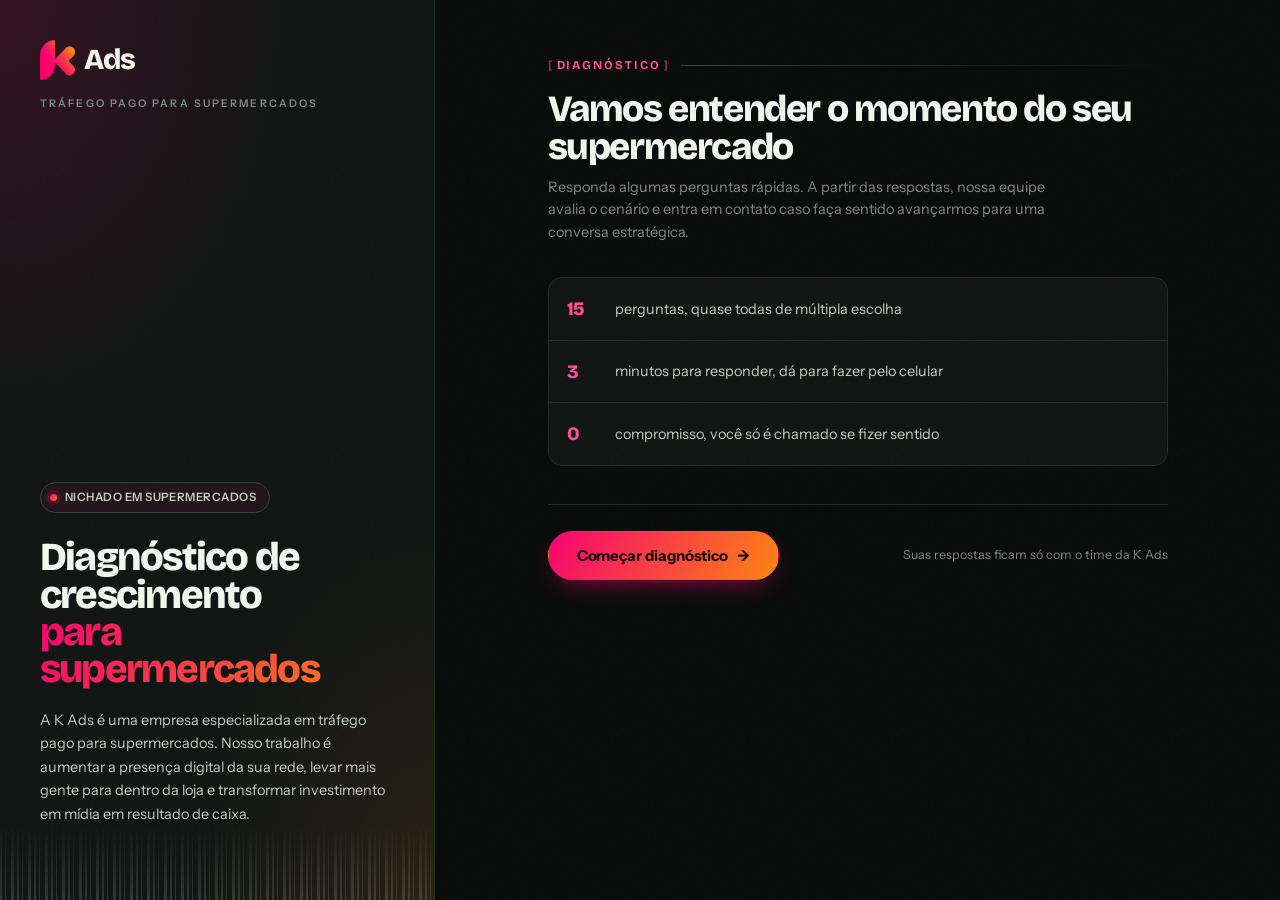
<file: index.html>
<!doctype html>
<html lang="pt-BR">
<head>
<meta charset="utf-8">
<meta name="viewport" content="width=device-width, initial-scale=1, viewport-fit=cover">
<title>Diagnóstico de Crescimento para Supermercados | K Ads</title>
<meta name="description" content="A K Ads é especializada em tráfego pago para supermercados. Responda algumas perguntas rápidas e nosso time avalia o momento do seu supermercado.">
<meta name="theme-color" content="#080a09">
<meta name="robots" content="noindex, nofollow">

<meta property="og:type" content="website">
<meta property="og:title" content="Diagnóstico de Crescimento para Supermercados | K Ads">
<meta property="og:description" content="Tráfego pago feito para supermercado. Responda em 3 minutos e receba a leitura do nosso time.">
<meta property="og:locale" content="pt_BR">

<link rel="preconnect" href="https://fonts.googleapis.com">
<link rel="preconnect" href="https://fonts.gstatic.com" crossorigin>
<link href="https://fonts.googleapis.com/css2?family=Bricolage+Grotesque:opsz,wght@12..96,700;12..96,800&family=Instrument+Sans:wght@400;500;600;700&display=swap" rel="stylesheet">

<link rel="icon" type="image/png" href="assets/img/kads-icone.png">
<link rel="apple-touch-icon" href="assets/img/kads-icone.png">

<link rel="stylesheet" href="assets/css/styles.css">
</head>

<body data-fase="abertura">

<div class="palco">

  <!-- ============ PAINEL DA MARCA ============ -->
  <aside class="marca-painel">
    <div class="marca-topo">
      <div class="logo-bloco">
        <a class="logo" href="./" aria-label="K Ads, página inicial">
          <img src="assets/img/kads-logo.png" alt="K Ads" width="450" height="512">
          <span class="logo-palavra">Ads</span>
        </a>
        <span class="logo-marca-dagua">Tráfego pago para supermercados</span>
      </div>
    </div>

    <div class="marca-miolo">
      <span class="selo-nicho"><i aria-hidden="true"></i> Nichado em supermercados</span>

      <h1 class="marca-titulo">
        Diagnóstico de crescimento
        <em>para supermercados</em>
      </h1>

      <p class="marca-texto">
        A K Ads é uma empresa especializada em tráfego pago para supermercados.
        Nosso trabalho é aumentar a presença digital da sua rede, levar mais
        gente para dentro da loja e transformar investimento em mídia em
        resultado de caixa.
      </p>
    </div>

    <div class="progresso-caixa" id="progresso" hidden>
      <div class="progresso-linha">
        <span>Etapa <strong id="progresso-atual">1</strong> de <strong id="progresso-total">6</strong></span>
        <span id="progresso-nome">Contato</span>
      </div>
      <div class="progresso-trilhos" id="progresso-trilhos" role="progressbar"
           aria-label="Progresso do diagnóstico" aria-valuemin="0" aria-valuemax="100" aria-valuenow="0"></div>
    </div>
  </aside>

  <!-- ============ FORMULÁRIO ============ -->
  <main class="forma-lado">
    <div class="forma-caixa">

      <form id="forma" novalidate autocomplete="on">
        <div id="palco-passo" aria-live="polite"></div>
      </form>

      <p role="status" aria-live="assertive" class="campo-erro" id="aviso-geral" style="margin-top:18px"></p>

    </div>
  </main>

</div>

<script src="assets/js/config.js"></script>
<script src="assets/js/schema.js"></script>
<script src="assets/js/app.js"></script>
</body>
</html>
</file>
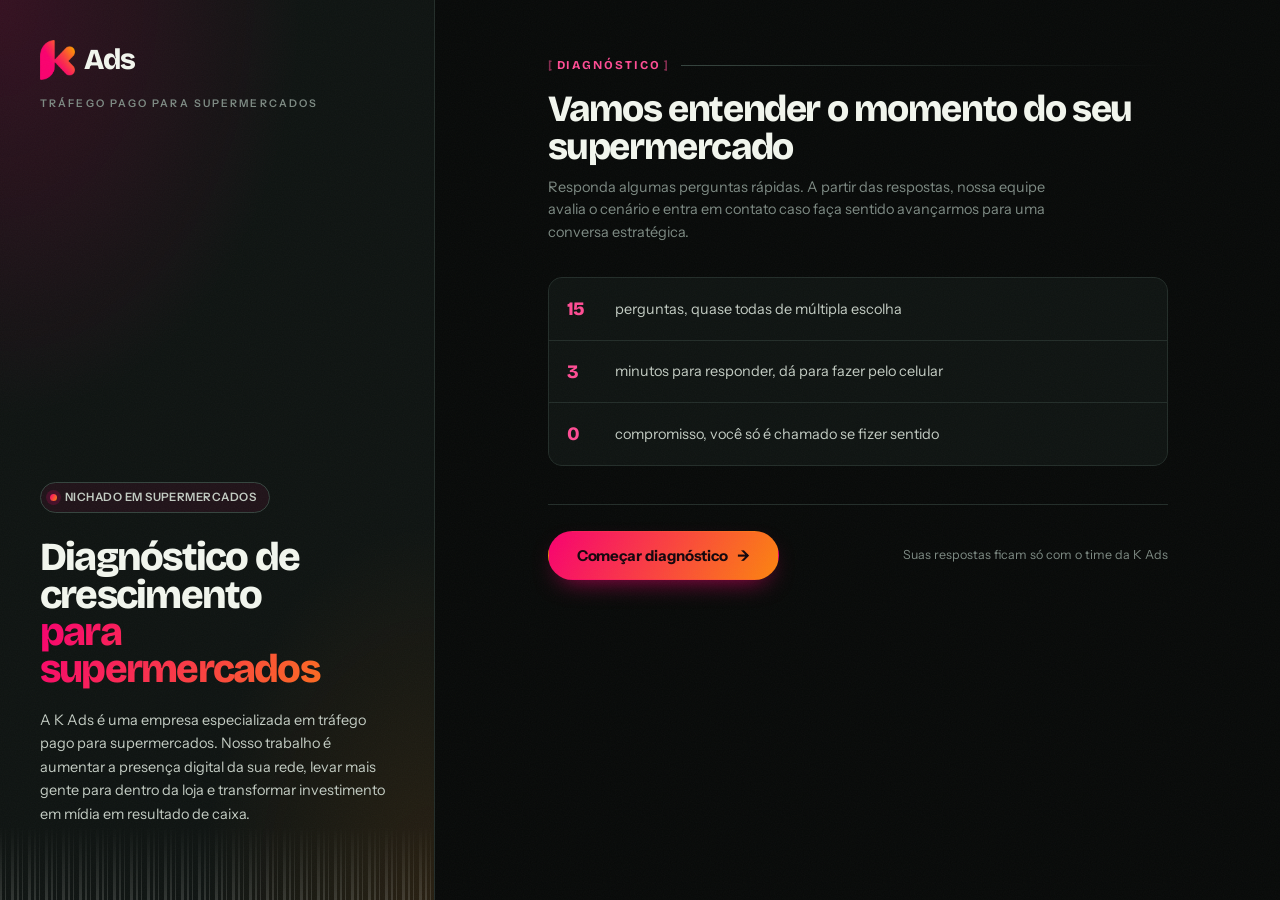
<file: publicar/index.html>
<!doctype html>
<html lang="pt-BR">
<head>
<meta charset="utf-8">
<meta name="viewport" content="width=device-width, initial-scale=1, viewport-fit=cover">
<title>Diagnóstico de Crescimento para Supermercados | K Ads</title>
<meta name="description" content="A K Ads é especializada em tráfego pago para supermercados. Responda algumas perguntas rápidas e nosso time avalia o momento do seu supermercado.">
<meta name="theme-color" content="#080a09">
<meta name="robots" content="noindex, nofollow">

<meta property="og:type" content="website">
<meta property="og:title" content="Diagnóstico de Crescimento para Supermercados | K Ads">
<meta property="og:description" content="Tráfego pago feito para supermercado. Responda em 3 minutos e receba a leitura do nosso time.">
<meta property="og:locale" content="pt_BR">

<link rel="preconnect" href="https://fonts.googleapis.com">
<link rel="preconnect" href="https://fonts.gstatic.com" crossorigin>
<link href="https://fonts.googleapis.com/css2?family=Bricolage+Grotesque:opsz,wght@12..96,700;12..96,800&family=Instrument+Sans:wght@400;500;600;700&display=swap" rel="stylesheet">

<link rel="icon" type="image/png" href="[data-uri]">
<link rel="apple-touch-icon" href="[data-uri]">

<style>
/* ============================================================
   K ADS — DIAGNÓSTICO DE CRESCIMENTO PARA SUPERMERCADOS
   Direção visual: códigos do varejo alimentar (etiqueta de gôndola,
   código de barras, tipografia de encarte) elevados para grafite
   premium com verde-limão de hortifruti.
   ============================================================ */

/* ---------- 1. TOKENS ---------- */

:root {
  /* Marca K Ads, cores tiradas do próprio logo. */
  --rosa:        #f80170;   /* magenta da marca, gráficos e bordas */
  --rosa-texto:  #ff4d94;   /* versão clara, para texto sobre fundo escuro */
  --laranja:     #fc840f;   /* ponta do gradiente */
  --gradiente:   linear-gradient(118deg, #f80170 0%, #fc840f 100%);
  --alerta:      #ffd166;   /* erros, propositalmente fora da paleta da marca */

  /* Superfícies */
  --tinta:        #080a09;
  --tinta-2:      #0f1412;
  --tinta-3:      #161d1a;
  --borda:        #232d29;
  --borda-forte:  #35443e;

  /* Texto */
  --creme:        #f2f6ee;
  --creme-suave:  #c3ccc3;
  --apagado:      #7d8a83;

  /* Tipografia */
  --display: "Bricolage Grotesque", "Arial Black", sans-serif;
  --corpo:   "Instrument Sans", "Helvetica Neue", sans-serif;

  /* Ritmo */
  --raio:      14px;
  --raio-p:    10px;
  --transicao: 260ms cubic-bezier(0.22, 1, 0.36, 1);
  --painel:    clamp(360px, 34vw, 480px);
}

/* ---------- 2. BASE ---------- */

*, *::before, *::after { box-sizing: border-box; }

html { -webkit-text-size-adjust: 100%; scroll-behavior: smooth; }

body {
  margin: 0;
  min-height: 100dvh;
  background: var(--tinta);
  color: var(--creme);
  font-family: var(--corpo);
  font-size: 16px;
  line-height: 1.55;
  -webkit-font-smoothing: antialiased;
  text-rendering: optimizeLegibility;
}

/* Grão sobre tudo, dá textura de papel de encarte */
body::after {
  content: "";
  position: fixed;
  inset: 0;
  pointer-events: none;
  z-index: 9;
  opacity: 0.035;
  background-image: url("data:image/svg+xml,%3Csvg xmlns='http://www.w3.org/2000/svg' width='140' height='140'%3E%3Cfilter id='n'%3E%3CfeTurbulence type='fractalNoise' baseFrequency='0.85' numOctaves='3'/%3E%3C/filter%3E%3Crect width='140' height='140' filter='url(%23n)'/%3E%3C/svg%3E");
}

::selection { background: var(--rosa); color: #fff; }

:focus-visible {
  outline: 2px solid var(--rosa-texto);
  outline-offset: 3px;
  border-radius: 4px;
}

/* ---------- 3. ESTRUTURA ---------- */

.palco {
  display: grid;
  grid-template-columns: var(--painel) 1fr;
  min-height: 100dvh;
}

/* ---------- 4. PAINEL DA MARCA ---------- */

.marca-painel {
  position: sticky;
  top: 0;
  height: 100dvh;
  padding: 40px 40px 36px;
  display: flex;
  flex-direction: column;
  background:
    radial-gradient(120% 80% at 0% 0%, rgba(248, 1, 112, 0.16), transparent 58%),
    radial-gradient(90% 70% at 100% 100%, rgba(252, 132, 15, 0.10), transparent 60%),
    var(--tinta-2);
  border-right: 1px solid var(--borda);
  overflow: hidden;
}

/* Código de barras decorativo, assinatura do conceito */
.marca-painel::before {
  content: "";
  position: absolute;
  left: 0; right: 0; bottom: 0;
  height: 74px;
  opacity: 0.14;
  background: repeating-linear-gradient(
    90deg,
    var(--creme) 0 2px, transparent 2px 5px,
    var(--creme) 5px 6px, transparent 6px 11px,
    var(--creme) 11px 14px, transparent 14px 17px
  );
  mask-image: linear-gradient(to top, #000, transparent);
  -webkit-mask-image: linear-gradient(to top, #000, transparent);
}

.marca-topo { position: relative; z-index: 2; }

.logo-bloco { display: block; }

.logo {
  display: inline-flex;
  align-items: center;
  gap: 9px;
  text-decoration: none;
  color: var(--creme);
}
.logo img {
  height: 40px;
  width: auto;
  display: block;
}
.logo-palavra {
  font-family: var(--display);
  font-weight: 800;
  font-size: 29px;
  letter-spacing: -0.04em;
  color: var(--creme);
  line-height: 1;
  padding-bottom: 2px;
}
.logo-marca-dagua {
  display: block;
  margin-top: 9px;
  font-size: 10.5px;
  letter-spacing: 0.20em;
  text-transform: uppercase;
  color: var(--apagado);
  font-weight: 600;
}

.marca-miolo {
  position: relative;
  z-index: 2;
  margin-top: auto;
  padding-bottom: 8px;
}

.selo-nicho {
  display: inline-flex;
  align-items: center;
  gap: 8px;
  padding: 6px 13px 6px 9px;
  border: 1px solid var(--borda-forte);
  border-radius: 100px;
  font-size: 11.5px;
  font-weight: 600;
  letter-spacing: 0.04em;
  text-transform: uppercase;
  color: var(--creme-suave);
  background: rgba(248, 1, 112, 0.07);
  margin-bottom: 26px;
}
.selo-nicho i {
  width: 7px; height: 7px;
  border-radius: 50%;
  background: var(--gradiente);
  box-shadow: 0 0 0 4px rgba(248, 1, 112, 0.18);
  animation: pulsa 2.6s ease-in-out infinite;
}
@keyframes pulsa {
  0%, 100% { box-shadow: 0 0 0 4px rgba(248, 1, 112, 0.20); }
  50%      { box-shadow: 0 0 0 8px rgba(248, 1, 112, 0.04); }
}

.marca-titulo {
  font-family: var(--display);
  font-weight: 800;
  font-size: clamp(34px, 3.1vw, 47px);
  line-height: 0.94;
  letter-spacing: -0.045em;
  margin: 0 0 20px;
}
.marca-titulo em {
  font-style: normal;
  display: block;
  background: var(--gradiente);
  -webkit-background-clip: text;
  background-clip: text;
  color: transparent;
}

.marca-texto {
  font-size: 14.5px;
  line-height: 1.62;
  color: var(--creme-suave);
  margin: 0 0 30px;
  max-width: 36ch;
}

/* Progresso, embaixo do painel */
.progresso-caixa { position: relative; z-index: 2; }

.progresso-linha {
  display: flex;
  align-items: center;
  justify-content: space-between;
  font-size: 11px;
  letter-spacing: 0.14em;
  text-transform: uppercase;
  color: var(--apagado);
  font-weight: 600;
  margin-bottom: 11px;
}
.progresso-linha strong { color: var(--creme); font-weight: 700; }

.progresso-trilhos {
  display: grid;
  grid-auto-flow: column;
  grid-auto-columns: 1fr;
  gap: 5px;
}
.trilho {
  height: 4px;
  border-radius: 100px;
  background: var(--borda);
  overflow: hidden;
  position: relative;
}
.trilho::after {
  content: "";
  position: absolute;
  inset: 0;
  border-radius: inherit;
  background: var(--gradiente);
  transform: scaleX(0);
  transform-origin: left;
  transition: transform 480ms cubic-bezier(0.22, 1, 0.36, 1);
}
.trilho.cheio::after  { transform: scaleX(1); }
.trilho.atual::after  { transform: scaleX(0.5); }

/* ---------- 5. LADO DO FORMULÁRIO ---------- */

.forma-lado {
  display: flex;
  justify-content: center;
  padding: 56px 44px 80px;
}

.forma-caixa {
  width: 100%;
  max-width: 620px;
}

/* Cabeçalho de cada bloco */
.bloco-cabeca { margin-bottom: 34px; }

.bloco-indice {
  display: flex;
  align-items: center;
  gap: 11px;
  font-family: var(--display);
  font-size: 12px;
  font-weight: 700;
  letter-spacing: 0.16em;
  text-transform: uppercase;
  color: var(--rosa-texto);
  margin-bottom: 15px;
}
.bloco-indice span::before { content: "["; opacity: 0.5; margin-right: 3px; }
.bloco-indice span::after  { content: "]"; opacity: 0.5; margin-left: 3px; }
.bloco-indice hr {
  flex: 1;
  height: 1px;
  border: 0;
  background: linear-gradient(90deg, var(--borda-forte), transparent);
  margin: 0;
}

.bloco-titulo {
  font-family: var(--display);
  font-weight: 800;
  font-size: clamp(27px, 3.2vw, 37px);
  line-height: 1.03;
  letter-spacing: -0.038em;
  margin: 0 0 10px;
}
.bloco-apoio {
  margin: 0;
  color: var(--apagado);
  font-size: 14.5px;
  max-width: 52ch;
}

/* ---------- 6. CAMPOS ---------- */

.campos { display: grid; gap: 26px; }

.campo-linha {
  display: grid;
  grid-template-columns: repeat(3, 1fr);
  gap: 14px;
  align-items: start;
}
.campo[data-largura="dois-tercos"] { grid-column: span 2; }
.campo[data-largura="um-terco"]    { grid-column: span 1; }

.campo { min-width: 0; }

.campo-rotulo {
  display: block;
  font-size: 15.5px;
  font-weight: 600;
  line-height: 1.4;
  margin-bottom: 4px;
  color: var(--creme);
}
.campo-rotulo .opcional {
  font-weight: 500;
  font-size: 12.5px;
  color: var(--apagado);
  margin-left: 6px;
}
.campo-ajuda {
  font-size: 13px;
  color: var(--apagado);
  margin: 0 0 12px;
}
.campo-rotulo + .controles,
.campo-rotulo + input,
.campo-rotulo + textarea,
.campo-rotulo + .select-embrulho { margin-top: 10px; }

/* Entradas de texto */
.campo input:not([type="radio"]),
textarea,
select {
  width: 100%;
  font-family: var(--corpo);
  font-size: 15.5px;
  color: var(--creme);
  background: var(--tinta-2);
  border: 1px solid var(--borda);
  border-radius: var(--raio-p);
  padding: 14px 16px;
  transition: border-color var(--transicao), background var(--transicao), box-shadow var(--transicao);
  appearance: none;
}
textarea { min-height: 118px; resize: vertical; line-height: 1.55; }

input::placeholder, textarea::placeholder { color: #72807a; }

.campo input:not([type="radio"]):hover,
textarea:hover, select:hover { border-color: var(--borda-forte); }

.campo input:not([type="radio"]):focus,
textarea:focus, select:focus {
  outline: none;
  border-color: var(--rosa);
  background: var(--tinta-3);
  box-shadow: 0 0 0 3px rgba(248, 1, 112, 0.18);
}

.select-embrulho { position: relative; }
.select-embrulho::after {
  content: "";
  position: absolute;
  right: 15px; top: 50%;
  width: 7px; height: 7px;
  border-right: 2px solid var(--apagado);
  border-bottom: 2px solid var(--apagado);
  transform: translateY(-70%) rotate(45deg);
  pointer-events: none;
}
select { cursor: pointer; padding-right: 38px; }
select option { background: var(--tinta-2); color: var(--creme); }

/* Opções tipo etiqueta de gôndola */
.controles { display: grid; gap: 8px; }

.opcao {
  position: relative;
  display: flex;
  align-items: center;
  gap: 13px;
  padding: 14px 16px;
  border: 1px solid var(--borda);
  border-radius: var(--raio-p);
  background: var(--tinta-2);
  cursor: pointer;
  transition: border-color var(--transicao), background var(--transicao), transform var(--transicao);
  overflow: hidden;
}
/* Faixa de acento que entra pela esquerda no hover */
.opcao::before {
  content: "";
  position: absolute;
  left: 0; top: 0; bottom: 0;
  width: 3px;
  background: var(--gradiente);
  transform: scaleY(0);
  transform-origin: center;
  transition: transform var(--transicao);
}
.opcao:hover {
  border-color: var(--borda-forte);
  background: var(--tinta-3);
  transform: translateX(2px);
}
.opcao:hover::before { transform: scaleY(1); }

.opcao input { position: absolute; opacity: 0; pointer-events: none; }

.opcao-marca {
  flex: none;
  width: 20px; height: 20px;
  border: 1.5px solid var(--borda-forte);
  border-radius: 50%;
  display: grid;
  place-items: center;
  transition: border-color var(--transicao), background var(--transicao);
}
.opcao-marca::after {
  content: "";
  width: 9px; height: 9px;
  border-radius: 50%;
  background: var(--tinta);
  transform: scale(0);
  transition: transform var(--transicao);
}
.opcao-texto { font-size: 15px; line-height: 1.35; }

.opcao:has(input:checked) {
  border-color: var(--rosa);
  background: linear-gradient(90deg, rgba(248, 1, 112, 0.16), rgba(252, 132, 15, 0.04));
}
.opcao:has(input:checked)::before { transform: scaleY(1); }
.opcao:has(input:checked) .opcao-marca {
  border-color: var(--rosa);
  background: var(--gradiente);
}
.opcao:has(input:checked) .opcao-marca::after { transform: scale(1); }
.opcao:has(input:focus-visible) {
  outline: 2px solid var(--rosa-texto);
  outline-offset: 2px;
}

/* Erro */
.campo.com-erro input:not([type="radio"]),
.campo.com-erro textarea,
.campo.com-erro select { border-color: var(--alerta); }
.campo.com-erro .controles { 
  border-radius: var(--raio-p);
  box-shadow: 0 0 0 1px var(--alerta);
}
.campo-erro {
  display: none;
  align-items: center;
  gap: 6px;
  margin: 9px 0 0;
  font-size: 13px;
  font-weight: 500;
  color: var(--alerta);
}
.campo.com-erro .campo-erro { display: flex; animation: treme 340ms ease; }
@keyframes treme {
  0%, 100% { transform: translateX(0); }
  25%      { transform: translateX(-3px); }
  75%      { transform: translateX(3px); }
}

/* Aviso neutro durante o envio, diferente do amarelo de erro */
.aviso-status {
  display: flex;
  align-items: center;
  gap: 9px;
  margin: 18px 0 0;
  font-size: 13.5px;
  color: var(--creme-suave);
}
.aviso-status::before {
  content: "";
  flex: none;
  width: 14px; height: 14px;
  border-radius: 50%;
  border: 2px solid var(--borda-forte);
  border-top-color: var(--rosa);
  animation: gira 700ms linear infinite;
}
@keyframes gira { to { transform: rotate(360deg); } }

.campo-erro a { color: inherit; font-weight: 600; }

/* ---------- 7. NAVEGAÇÃO ---------- */

.acoes {
  display: flex;
  align-items: center;
  gap: 12px;
  margin-top: 38px;
  padding-top: 26px;
  border-top: 1px solid var(--borda);
}

.botao {
  font-family: var(--corpo);
  font-size: 15px;
  font-weight: 650;
  letter-spacing: -0.005em;
  border-radius: 100px;
  padding: 14px 28px;
  border: 1px solid transparent;
  cursor: pointer;
  transition: transform var(--transicao), background var(--transicao), box-shadow var(--transicao), color var(--transicao);
  display: inline-flex;
  align-items: center;
  gap: 9px;
  text-decoration: none;
}
.botao:active { transform: scale(0.985); }

.botao-principal {
  background: var(--gradiente);
  color: #14060c;
  font-weight: 700;
  box-shadow: 0 10px 26px -12px rgba(248, 1, 112, 0.8);
}
.botao-principal:hover {
  filter: brightness(1.1) saturate(1.05);
  box-shadow: 0 14px 34px -12px rgba(248, 1, 112, 0.95);
}
.botao-principal[disabled] {
  opacity: 0.55;
  cursor: progress;
  box-shadow: none;
}

.botao-secundario {
  background: transparent;
  color: var(--creme-suave);
  border-color: var(--borda-forte);
  padding-inline: 22px;
}
.botao-secundario:hover { color: var(--creme); border-color: var(--creme-suave); }

.acoes-nota {
  margin-left: auto;
  font-size: 12.5px;
  color: var(--apagado);
}

/* ---------- 8. ABERTURA ---------- */

.abertura-lista {
  list-style: none;
  margin: 0 0 34px;
  padding: 0;
  display: grid;
  gap: 1px;
  background: var(--borda);
  border: 1px solid var(--borda);
  border-radius: var(--raio);
  overflow: hidden;
}
.abertura-lista li {
  display: flex;
  align-items: center;
  gap: 14px;
  padding: 16px 18px;
  background: var(--tinta-2);
  font-size: 14.5px;
  color: var(--creme-suave);
}
.abertura-lista b {
  font-family: var(--display);
  font-size: 19px;
  font-weight: 800;
  color: var(--rosa-texto);
  letter-spacing: -0.03em;
  min-width: 34px;
}

/* ---------- 9. TELA FINAL ---------- */

.final { text-align: left; padding-top: 12px; }

.final-selo {
  width: 62px; height: 62px;
  border-radius: 50%;
  display: grid;
  place-items: center;
  background: var(--gradiente);
  margin-bottom: 26px;
  animation: brota 620ms cubic-bezier(0.34, 1.56, 0.64, 1) both;
}
.final-selo svg { width: 30px; height: 30px; stroke: #fff; }
@keyframes brota {
  from { transform: scale(0.4); opacity: 0; }
  to   { transform: scale(1);   opacity: 1; }
}

.final-titulo {
  font-family: var(--display);
  font-weight: 800;
  font-size: clamp(30px, 3.6vw, 42px);
  line-height: 1.02;
  letter-spacing: -0.04em;
  margin: 0 0 14px;
}
.final-texto {
  color: var(--creme-suave);
  font-size: 15.5px;
  max-width: 46ch;
  margin: 0 0 30px;
}
.final-cartao {
  border: 1px solid var(--borda);
  border-radius: var(--raio);
  padding: 22px;
  background: var(--tinta-2);
  margin-bottom: 28px;
}
.final-cartao dt {
  font-size: 11px;
  letter-spacing: 0.16em;
  text-transform: uppercase;
  color: var(--apagado);
  font-weight: 600;
  margin-bottom: 5px;
}
.final-cartao dd {
  margin: 0 0 16px;
  font-size: 15px;
  color: var(--creme);
}
.final-cartao dd:last-child { margin-bottom: 0; }

/* ---------- 10. ANIMAÇÃO DE ENTRADA ---------- */

.entra > * {
  animation: sobe 520ms cubic-bezier(0.22, 1, 0.36, 1) both;
}
.entra > *:nth-child(1) { animation-delay: 30ms; }
.entra > *:nth-child(2) { animation-delay: 90ms; }
.entra > *:nth-child(3) { animation-delay: 150ms; }
.entra > *:nth-child(4) { animation-delay: 210ms; }
.entra > *:nth-child(5) { animation-delay: 270ms; }

@keyframes sobe {
  from { opacity: 0; transform: translateY(14px); }
  to   { opacity: 1; transform: translateY(0); }
}

/* ---------- 11. RESPONSIVO ---------- */

@media (max-width: 980px) {
  .palco { grid-template-columns: 1fr; }

  .marca-painel {
    position: static;
    height: auto;
    padding: 26px 22px 24px;
    border-right: 0;
    border-bottom: 1px solid var(--borda);
  }
  .marca-painel::before { height: 40px; opacity: 0.09; }

  .marca-topo { display: flex; align-items: center; justify-content: space-between; gap: 16px; }
  .logo-bloco { display: flex; align-items: baseline; gap: 10px; }
  .logo img { height: 32px; }
  .logo-palavra { font-size: 23px; }
  .logo-marca-dagua { display: none; }

  .marca-miolo { margin-top: 22px; padding-bottom: 0; }
  .marca-titulo { font-size: clamp(27px, 7vw, 36px); margin-bottom: 14px; }
  .marca-texto { font-size: 14px; margin-bottom: 22px; max-width: none; }
  .selo-nicho { margin-bottom: 18px; }

  /* Depois de começar, o painel encolhe e vira só marca + progresso */
  body[data-fase="respondendo"] .marca-miolo,
  body[data-fase="enviado"] .marca-miolo { display: none; }
  body[data-fase="respondendo"] .marca-painel,
  body[data-fase="enviado"] .marca-painel {
    position: sticky;
    top: 0;
    z-index: 8;
    padding-bottom: 18px;
    backdrop-filter: blur(10px);
  }
  body[data-fase="respondendo"] .progresso-caixa { margin-top: 16px; }

  .forma-lado { padding: 30px 22px 64px; }
  .campo-linha { grid-template-columns: 1fr; }
  .campo[data-largura="dois-tercos"],
  .campo[data-largura="um-terco"] { grid-column: span 1; }

  .acoes { flex-wrap: wrap; }
  .acoes .botao { flex: 1 1 auto; justify-content: center; }
  .acoes-nota { flex-basis: 100%; margin-left: 0; text-align: center; }
}

@media (max-width: 420px) {
  .botao { padding: 13px 20px; font-size: 14.5px; }
  .opcao { padding: 13px 14px; }
}

@media (prefers-reduced-motion: reduce) {
  *, *::before, *::after {
    animation-duration: 0.01ms !important;
    animation-iteration-count: 1 !important;
    transition-duration: 0.01ms !important;
    scroll-behavior: auto !important;
  }
}

</style>
</head>

<body data-fase="abertura">

<div class="palco">

  <!-- ============ PAINEL DA MARCA ============ -->
  <aside class="marca-painel">
    <div class="marca-topo">
      <div class="logo-bloco">
        <a class="logo" href="./" aria-label="K Ads, página inicial">
          <img src="[data-uri]" alt="K Ads" width="450" height="512">
          <span class="logo-palavra">Ads</span>
        </a>
        <span class="logo-marca-dagua">Tráfego pago para supermercados</span>
      </div>
    </div>

    <div class="marca-miolo">
      <span class="selo-nicho"><i aria-hidden="true"></i> Nichado em supermercados</span>

      <h1 class="marca-titulo">
        Diagnóstico de crescimento
        <em>para supermercados</em>
      </h1>

      <p class="marca-texto">
        A K Ads é uma empresa especializada em tráfego pago para supermercados.
        Nosso trabalho é aumentar a presença digital da sua rede, levar mais
        gente para dentro da loja e transformar investimento em mídia em
        resultado de caixa.
      </p>
    </div>

    <div class="progresso-caixa" id="progresso" hidden>
      <div class="progresso-linha">
        <span>Etapa <strong id="progresso-atual">1</strong> de <strong id="progresso-total">6</strong></span>
        <span id="progresso-nome">Contato</span>
      </div>
      <div class="progresso-trilhos" id="progresso-trilhos" role="progressbar"
           aria-label="Progresso do diagnóstico" aria-valuemin="0" aria-valuemax="100" aria-valuenow="0"></div>
    </div>
  </aside>

  <!-- ============ FORMULÁRIO ============ -->
  <main class="forma-lado">
    <div class="forma-caixa">

      <form id="forma" novalidate autocomplete="on">
        <div id="palco-passo" aria-live="polite"></div>
      </form>

      <p role="status" aria-live="assertive" class="campo-erro" id="aviso-geral" style="margin-top:18px"></p>

    </div>
  </main>

</div>

<script>
/* ============================================================
   K ADS - CONFIGURACAO
   Este e o unico arquivo que voce precisa editar para publicar.
   ============================================================ */

window.KADS_CONFIG = {

  /* 1. URL do Google Apps Script publicado como "app da web".
     Passo a passo completo no README.md
     Enquanto estiver vazio, o formulario roda em MODO TESTE:
     ele valida tudo e mostra o resultado no console, sem gravar na planilha. */
  endpoint: "https://script.google.com/macros/s/AKfycbx93g2pGRdagT1G_fNqAaxi8x7hBNgDmM4W85gyH_tZt_09IZP1ky-UZLvPb1xqtCOs/exec",

  /* 2. WhatsApp que aparece na tela final, formato internacional, so numeros. */
  whatsapp: "5524993206348",

  /* 3. Mensagem pre-preenchida do botao de WhatsApp da tela final. */
  whatsappMensagem: "Olá! Acabei de preencher o diagnóstico da K Ads.",

  /* 4. Nome da marca exibido no topo. */
  marca: "K Ads",

  /* 5. Salvar rascunho no navegador para o lead poder voltar depois. */
  salvarRascunho: true
};

/* ============================================================
   K ADS — PERGUNTAS DO DIAGNÓSTICO
   Para mudar, incluir ou tirar pergunta, edite só este arquivo.
   O formulário, a validação, a planilha e a pontuação do lead
   se ajustam sozinhos ao que estiver aqui.

   Campo "peso": quanto aquela resposta vale na qualificação.
   Quanto maior o total, mais quente o lead.
   ============================================================ */

window.KADS_STEPS = [

  {
    id: "contato",
    etiqueta: "Contato",
    titulo: "Primeiro, quem fala com a gente",
    apoio: "Para o nosso time saber com quem está conversando.",
    perguntas: [
      {
        id: "nome",
        rotulo: "Qual é o seu nome?",
        tipo: "texto",
        placeholder: "Nome e sobrenome",
        obrigatoria: true,
        autocomplete: "name"
      },
      {
        id: "whatsapp",
        rotulo: "Qual é o seu WhatsApp?",
        tipo: "telefone",
        placeholder: "(00) 00000-0000",
        ajuda: "É por ali que retornamos o seu diagnóstico.",
        obrigatoria: true,
        autocomplete: "tel"
      },
      {
        id: "email",
        rotulo: "Qual é o seu e-mail?",
        tipo: "email",
        placeholder: "nome@supermercado.com.br",
        obrigatoria: true,
        autocomplete: "email"
      }
    ]
  },

  {
    id: "loja",
    etiqueta: "A operação",
    titulo: "Sobre o supermercado",
    apoio: "Praça e tamanho de operação mudam totalmente a estratégia de mídia.",
    perguntas: [
      {
        id: "supermercado",
        rotulo: "Qual é o nome do supermercado?",
        tipo: "texto",
        placeholder: "Nome da rede ou da loja",
        obrigatoria: true,
        autocomplete: "organization"
      },
      {
        id: "cidade",
        rotulo: "Em qual cidade o supermercado está?",
        tipo: "texto",
        placeholder: "Cidade",
        obrigatoria: true,
        largura: "dois-tercos"
      },
      {
        id: "estado",
        rotulo: "Estado",
        tipo: "uf",
        obrigatoria: true,
        largura: "um-terco"
      },
      {
        id: "unidades",
        rotulo: "Quantas lojas ou unidades o supermercado possui?",
        tipo: "escolha",
        obrigatoria: true,
        opcoes: [
          { valor: "1 unidade", peso: 1 },
          { valor: "2 a 3 unidades", peso: 2 },
          { valor: "4 a 6 unidades", peso: 3 },
          { valor: "7 a 10 unidades", peso: 4 },
          { valor: "Mais de 10 unidades", peso: 5 }
        ]
      }
    ]
  },

  {
    id: "porte",
    etiqueta: "Porte",
    titulo: "O tamanho da operação hoje",
    apoio: "Essas duas respostas definem o volume de mídia que faz sentido para você. Ficam entre nós.",
    perguntas: [
      {
        id: "faturamento",
        rotulo: "Qual é o faturamento médio mensal da empresa?",
        tipo: "escolha",
        obrigatoria: true,
        opcoes: [
          { valor: "Até R$ 500 mil", peso: 1 },
          { valor: "De R$ 500 mil a R$ 1 milhão", peso: 2 },
          { valor: "De R$ 1 milhão a R$ 3 milhões", peso: 3 },
          { valor: "De R$ 3 milhões a R$ 5 milhões", peso: 4 },
          { valor: "Acima de R$ 5 milhões", peso: 5 },
          { valor: "Prefiro não informar", peso: 2 }
        ]
      },
      {
        id: "colaboradores",
        rotulo: "Quantos colaboradores a empresa possui atualmente?",
        tipo: "escolha",
        obrigatoria: true,
        opcoes: [
          { valor: "Até 20", peso: 1 },
          { valor: "21 a 50", peso: 2 },
          { valor: "51 a 100", peso: 3 },
          { valor: "101 a 200", peso: 4 },
          { valor: "Mais de 200", peso: 5 }
        ]
      }
    ]
  },

  {
    id: "midia",
    etiqueta: "Mídia",
    titulo: "O que já foi feito no digital",
    apoio: "Não existe resposta errada aqui. Serve para sabermos de onde partimos.",
    perguntas: [
      {
        id: "ja_investiu",
        rotulo: "O supermercado já investe ou já investiu em tráfego pago?",
        tipo: "escolha",
        obrigatoria: true,
        opcoes: [
          { valor: "Sim, investimos atualmente", peso: 3 },
          { valor: "Já investimos, mas paramos", peso: 2 },
          { valor: "Nunca investimos", peso: 1 }
        ]
      },
      {
        id: "investimento",
        rotulo: "Qual é a média de investimento mensal em anúncios?",
        tipo: "escolha",
        obrigatoria: true,
        dependeDe: { pergunta: "ja_investiu", valor: "Sim, investimos atualmente" },
        respostaAutomatica: "Não investimos atualmente",
        opcoes: [
          { valor: "Até R$ 1.000", peso: 1 },
          { valor: "R$ 1.000 a R$ 3.000", peso: 2 },
          { valor: "R$ 3.000 a R$ 5.000", peso: 3 },
          { valor: "R$ 5.000 a R$ 10.000", peso: 4 },
          { valor: "Acima de R$ 10.000", peso: 5 },
          { valor: "Não investimos atualmente", peso: 0 }
        ]
      },
      {
        id: "equipe",
        rotulo: "Hoje vocês têm alguém responsável pelo marketing digital?",
        tipo: "escolha",
        obrigatoria: true,
        opcoes: [
          { valor: "Sim, temos equipe interna", peso: 2 },
          { valor: "Sim, trabalhamos com uma agência", peso: 2 },
          { valor: "Temos apenas um profissional ou freelancer", peso: 2 },
          { valor: "Não temos ninguém responsável atualmente", peso: 1 }
        ]
      }
    ]
  },

  {
    id: "objetivo",
    etiqueta: "Objetivo",
    titulo: "Onde você quer chegar",
    apoio: "A parte mais importante do diagnóstico. Pode ser direto.",
    perguntas: [
      {
        id: "objetivo",
        rotulo: "Qual é o principal objetivo do supermercado com o marketing digital hoje?",
        tipo: "escolha",
        obrigatoria: true,
        opcoes: [
          { valor: "Aumentar o movimento nas lojas" },
          { valor: "Aumentar as vendas" },
          { valor: "Divulgar ofertas e promoções para mais pessoas" },
          { valor: "Fortalecer a marca na região" },
          { valor: "Atrair novos clientes" },
          { valor: "Expandir para novas regiões ou unidades" },
          { valor: "Outro" }
        ]
      },
      {
        id: "objetivo_outro",
        rotulo: "Conta rapidamente qual é o objetivo",
        tipo: "texto",
        placeholder: "Descreva em uma linha",
        obrigatoria: false,
        dependeDe: { pergunta: "objetivo", valor: "Outro" }
      },
      {
        id: "dificuldade",
        rotulo: "Qual é a principal dificuldade que vocês enfrentam hoje no digital?",
        tipo: "textarea",
        placeholder: "Ex: fazemos anúncio do encarte mas não sabemos se traz gente na loja, o movimento cai no meio do mês, a concorrência anuncia mais que a gente...",
        ajuda: "Quanto mais específico, melhor conseguimos te responder. Pode pular se preferir.",
        obrigatoria: false
      }
    ]
  },

  {
    id: "decisao",
    etiqueta: "Decisão",
    titulo: "Momento da empresa",
    apoio: "Último bloco. Serve para sabermos como e quando falar com você.",
    perguntas: [
      {
        id: "momento",
        rotulo: "Existe interesse em contratar uma empresa especializada em tráfego pago para supermercados?",
        tipo: "escolha",
        obrigatoria: true,
        opcoes: [
          { valor: "Sim, estamos procurando agora", peso: 5 },
          { valor: "Sim, nos próximos 30 dias", peso: 4 },
          { valor: "Estamos avaliando possibilidades", peso: 2 },
          { valor: "Por enquanto, quero apenas entender melhor", peso: 1 }
        ]
      },
      {
        id: "decisor",
        rotulo: "Quem participa da decisão sobre a contratação de marketing?",
        tipo: "escolha",
        obrigatoria: true,
        opcoes: [
          { valor: "Eu sou o responsável pela decisão", peso: 5 },
          { valor: "Decido junto com outras pessoas", peso: 4 },
          { valor: "Preciso apresentar a proposta para outra pessoa", peso: 2 },
          { valor: "Não participo diretamente da decisão", peso: 0 }
        ]
      },
      {
        id: "observacoes",
        rotulo: "Tem algo sobre o supermercado ou sobre o momento da empresa que seja importante nos contar?",
        tipo: "textarea",
        placeholder: "Opcional. Abertura de loja nova, reforma, troca de agência, entrada de concorrente na cidade...",
        obrigatoria: false
      }
    ]
  }
];

/* ============================================================
   CLASSIFICAÇÃO DO LEAD
   O total de pontos vira uma nota de 0 a 100 e uma temperatura.
   Ajuste os cortes conforme o time comercial for calibrando.
   ============================================================ */

window.KADS_CLASSIFICACAO = [
  { ate: 39,  nivel: "C", rotulo: "Frio",   acao: "Nutrir" },
  { ate: 64,  nivel: "B", rotulo: "Morno",  acao: "Contato em até 48h" },
  { ate: 100, nivel: "A", rotulo: "Quente", acao: "Prioridade, falar hoje" }
];

/* ============================================================
   K ADS — MOTOR DO DIAGNÓSTICO
   Lê o schema de perguntas, monta as etapas, valida, pontua
   o lead e envia para a planilha.
   ============================================================ */

(function () {
  "use strict";

  var CFG    = window.KADS_CONFIG || {};
  var STEPS  = window.KADS_STEPS || [];
  var CLASSES = window.KADS_CLASSIFICACAO || [];
  var CHAVE_RASCUNHO = "kads_diagnostico_rascunho";

  var UFS = ["AC","AL","AP","AM","BA","CE","DF","ES","GO","MA","MT","MS","MG",
             "PA","PB","PR","PE","PI","RJ","RN","RS","RO","RR","SC","SP","SE","TO"];

  var estado = {
    passo: -1,          // -1 = abertura, 0..n = blocos, 999 = enviado
    respostas: {},
    enviando: false,
    resultado: null
  };

  var palco       = document.getElementById("palco-passo");
  var forma       = document.getElementById("forma");
  var avisoGeral  = document.getElementById("aviso-geral");
  var progresso   = document.getElementById("progresso");
  var trilhos     = document.getElementById("progresso-trilhos");

  /* ---------- utilidades ---------- */

  function esc(t) {
    return String(t == null ? "" : t)
      .replace(/&/g, "&amp;").replace(/</g, "&lt;")
      .replace(/>/g, "&gt;").replace(/"/g, "&quot;");
  }

  function todasPerguntas() {
    var lista = [];
    STEPS.forEach(function (b) { b.perguntas.forEach(function (p) { lista.push(p); }); });
    return lista;
  }

  function acharPergunta(id) {
    return todasPerguntas().filter(function (p) { return p.id === id; })[0];
  }

  /* Uma pergunta condicional só conta se a condição estiver satisfeita. */
  function visivel(p) {
    if (!p.dependeDe) return true;
    return estado.respostas[p.dependeDe.pergunta] === p.dependeDe.valor;
  }

  function mascaraTelefone(v) {
    var d = String(v).replace(/\D/g, "").slice(0, 11);
    if (d.length <= 2)  return d.length ? "(" + d : "";
    if (d.length <= 6)  return "(" + d.slice(0, 2) + ") " + d.slice(2);
    if (d.length <= 10) return "(" + d.slice(0, 2) + ") " + d.slice(2, 6) + "-" + d.slice(6);
    return "(" + d.slice(0, 2) + ") " + d.slice(2, 7) + "-" + d.slice(7);
  }

  function emailValido(v) {
    return /^[^\s@]+@[^\s@]+\.[^\s@]{2,}$/.test(String(v).trim());
  }

  function telefoneValido(v) {
    var d = String(v).replace(/\D/g, "");
    if (d.length < 10 || d.length > 11) return false;
    if (/^(\d)\1+$/.test(d)) return false;          // 00000000000
    if (Number(d.slice(0, 2)) < 11) return false;   // DDD inexistente
    return true;
  }

  /* ---------- rascunho ---------- */

  function salvarRascunho() {
    if (!CFG.salvarRascunho) return;
    try {
      localStorage.setItem(CHAVE_RASCUNHO, JSON.stringify({
        passo: estado.passo, respostas: estado.respostas, quando: Date.now()
      }));
    } catch (e) { /* navegador sem storage, segue o jogo */ }
  }

  function lerRascunho() {
    if (!CFG.salvarRascunho) return null;
    try {
      var bruto = localStorage.getItem(CHAVE_RASCUNHO);
      if (!bruto) return null;
      var d = JSON.parse(bruto);
      /* rascunho vale por 7 dias */
      if (!d || Date.now() - (d.quando || 0) > 7 * 864e5) return null;
      return d;
    } catch (e) { return null; }
  }

  function limparRascunho() {
    try { localStorage.removeItem(CHAVE_RASCUNHO); } catch (e) {}
  }

  /* ---------- pontuação do lead ---------- */

  function pontuar() {
    var total = 0, maximo = 0;

    todasPerguntas().forEach(function (p) {
      if (!p.opcoes) return;
      var pesos = p.opcoes
        .map(function (o) { return typeof o.peso === "number" ? o.peso : null; })
        .filter(function (x) { return x !== null; });
      if (!pesos.length) return;

      maximo += Math.max.apply(null, pesos);

      var resp = estado.respostas[p.id];
      var achou = p.opcoes.filter(function (o) { return o.valor === resp; })[0];
      if (achou && typeof achou.peso === "number") total += achou.peso;
    });

    var nota = maximo ? Math.round((total / maximo) * 100) : 0;
    var faixa = CLASSES.filter(function (c) { return nota <= c.ate; })[0] || CLASSES[CLASSES.length - 1];

    return {
      pontos: total,
      maximo: maximo,
      nota: nota,
      nivel: faixa ? faixa.nivel : "",
      temperatura: faixa ? faixa.rotulo : "",
      acao: faixa ? faixa.acao : ""
    };
  }

  /* ---------- origem do lead ---------- */

  function origem() {
    var q = new URLSearchParams(location.search);
    var utm = {};
    ["utm_source", "utm_medium", "utm_campaign", "utm_content", "utm_term"].forEach(function (k) {
      if (q.get(k)) utm[k] = q.get(k);
    });
    return {
      utm: utm,
      origem_texto: Object.keys(utm).length
        ? [utm.utm_source, utm.utm_medium, utm.utm_campaign].filter(Boolean).join(" / ")
        : (document.referrer ? "Referência: " + document.referrer : "Acesso direto"),
      pagina: location.href,
      dispositivo: /Mobi|Android|iPhone/i.test(navigator.userAgent) ? "Celular" : "Computador"
    };
  }

  /* ---------- montagem dos campos ---------- */

  function montarCampo(p) {
    var largura = p.largura ? ' data-largura="' + p.largura + '"' : "";
    var oculto  = visivel(p) ? "" : " hidden";
    var valor   = estado.respostas[p.id] || "";

    var html = '<div class="campo" data-campo="' + p.id + '"' + largura + oculto + '>';

    html += '<label class="campo-rotulo" for="c-' + p.id + '">' + esc(p.rotulo);
    if (!p.obrigatoria) html += '<span class="opcional">opcional</span>';
    html += '</label>';

    if (p.ajuda) html += '<p class="campo-ajuda">' + esc(p.ajuda) + '</p>';

    if (p.tipo === "escolha") {
      html += '<div class="controles" role="radiogroup" aria-labelledby="c-' + p.id + '">';
      p.opcoes.forEach(function (o, i) {
        var marcado = valor === o.valor ? " checked" : "";
        html += '<label class="opcao">' +
                  '<input type="radio" name="' + p.id + '" value="' + esc(o.valor) + '"' + marcado +
                  ' id="c-' + p.id + (i === 0 ? '' : '-' + i) + '">' +
                  '<span class="opcao-marca" aria-hidden="true"></span>' +
                  '<span class="opcao-texto">' + esc(o.valor) + '</span>' +
                '</label>';
      });
      html += '</div>';

    } else if (p.tipo === "textarea") {
      html += '<textarea id="c-' + p.id + '" name="' + p.id + '" placeholder="' +
              esc(p.placeholder || "") + '">' + esc(valor) + '</textarea>';

    } else if (p.tipo === "uf") {
      html += '<div class="select-embrulho"><select id="c-' + p.id + '" name="' + p.id + '">' +
              '<option value="">UF</option>';
      UFS.forEach(function (uf) {
        html += '<option value="' + uf + '"' + (valor === uf ? " selected" : "") + '>' + uf + '</option>';
      });
      html += '</select></div>';

    } else {
      var tipo = p.tipo === "telefone" ? "tel" : (p.tipo === "email" ? "email" : "text");
      var extra = "";
      if (p.tipo === "telefone") extra = ' inputmode="tel" maxlength="16"';
      if (p.tipo === "email")    extra = ' inputmode="email" spellcheck="false" autocapitalize="off"';
      html += '<input type="' + tipo + '" id="c-' + p.id + '" name="' + p.id + '"' + extra +
              ' value="' + esc(valor) + '" placeholder="' + esc(p.placeholder || "") + '"' +
              (p.autocomplete ? ' autocomplete="' + p.autocomplete + '"' : "") + '>';
    }

    html += '<p class="campo-erro"><span aria-hidden="true">▲</span> <span class="campo-erro-texto"></span></p>';
    html += '</div>';
    return html;
  }

  /* Agrupa campos que dividem a mesma linha (cidade e UF) */
  function montarCampos(perguntas) {
    var html = '<div class="campos">';
    var i = 0;
    while (i < perguntas.length) {
      var p = perguntas[i];
      if (p.largura) {
        var linha = [];
        while (i < perguntas.length && perguntas[i].largura) { linha.push(perguntas[i]); i++; }
        html += '<div class="campo-linha">' + linha.map(montarCampo).join("") + '</div>';
      } else {
        html += montarCampo(p);
        i++;
      }
    }
    return html + '</div>';
  }

  /* ---------- telas ---------- */

  /* Conta o que a pessoa realmente vê: tira as condicionais e o campo de UF,
     que é complemento da cidade e não uma pergunta a mais. */
  function quantasPerguntas() {
    return todasPerguntas().filter(function (p) {
      return !p.dependeDe && p.largura !== "um-terco";
    }).length;
  }

  function telaAbertura() {
    var rascunho = lerRascunho();
    var temRascunho = rascunho && rascunho.passo >= 0;

    return '<div class="entra">' +
      '<div class="bloco-cabeca">' +
        '<div class="bloco-indice"><span>Diagnóstico</span><hr></div>' +
        '<h2 class="bloco-titulo">Vamos entender o momento do seu supermercado</h2>' +
        '<p class="bloco-apoio">Responda algumas perguntas rápidas. A partir das respostas, nossa equipe avalia o cenário e entra em contato caso faça sentido avançarmos para uma conversa estratégica.</p>' +
      '</div>' +
      '<ul class="abertura-lista">' +
        '<li><b>' + quantasPerguntas() + '</b> perguntas, quase todas de múltipla escolha</li>' +
        '<li><b>3</b> minutos para responder, dá para fazer pelo celular</li>' +
        '<li><b>0</b> compromisso, você só é chamado se fizer sentido</li>' +
      '</ul>' +
      '<div class="acoes">' +
        '<button type="button" class="botao botao-principal" data-acao="comecar">' +
          (temRascunho ? 'Continuar de onde parei' : 'Começar diagnóstico') +
          '<span aria-hidden="true">→</span></button>' +
        (temRascunho ? '<button type="button" class="botao botao-secundario" data-acao="recomecar">Começar do zero</button>' : '') +
        '<span class="acoes-nota">Suas respostas ficam só com o time da K Ads</span>' +
      '</div>' +
    '</div>';
  }

  function telaBloco(indice) {
    var b = STEPS[indice];
    var ultimo = indice === STEPS.length - 1;

    return '<div class="entra">' +
      '<div class="bloco-cabeca">' +
        '<div class="bloco-indice"><span>' + esc(b.etiqueta) + '</span><hr>' +
          '<span>' + (indice + 1) + ' de ' + STEPS.length + '</span></div>' +
        '<h2 class="bloco-titulo" tabindex="-1" id="foco-bloco">' + esc(b.titulo) + '</h2>' +
        (b.apoio ? '<p class="bloco-apoio">' + esc(b.apoio) + '</p>' : '') +
      '</div>' +
      montarCampos(b.perguntas) +
      '<div class="acoes">' +
        '<button type="button" class="botao botao-principal" data-acao="avancar">' +
          (ultimo ? 'Enviar diagnóstico' : 'Continuar') +
          '<span aria-hidden="true">→</span></button>' +
        '<button type="button" class="botao botao-secundario" data-acao="voltar">Voltar</button>' +
      '</div>' +
    '</div>';
  }

  function telaFinal() {
    var r = estado.resultado || {};
    var nome = (estado.respostas.nome || "").split(" ")[0];
    var zap = "https://wa.me/" + (CFG.whatsapp || "") +
              "?text=" + encodeURIComponent(CFG.whatsappMensagem || "");

    return '<div class="final entra">' +
      '<div class="final-selo"><svg viewBox="0 0 24 24" fill="none" stroke-width="2.6" ' +
        'stroke-linecap="round" stroke-linejoin="round"><path d="M20 6L9 17l-5-5"/></svg></div>' +
      '<h2 class="final-titulo">Recebemos, ' + esc(nome || "obrigado") + '.</h2>' +
      '<p class="final-texto">Seu diagnóstico já está com o nosso time. Vamos analisar o cenário do ' +
        esc(estado.respostas.supermercado || "seu supermercado") +
        ' e, se fizer sentido avançarmos, falamos com você pelo WhatsApp.</p>' +
      '<dl class="final-cartao">' +
        '<dt>Supermercado</dt><dd>' + esc(estado.respostas.supermercado || "") +
          ' · ' + esc(estado.respostas.cidade || "") + '/' + esc(estado.respostas.estado || "") + '</dd>' +
        '<dt>Retorno pelo WhatsApp</dt><dd>' + esc(estado.respostas.whatsapp || "") + '</dd>' +
        '<dt>E-mail</dt><dd>' + esc(estado.respostas.email || "") + '</dd>' +
      '</dl>' +
      '<div class="acoes">' +
        '<a class="botao botao-principal" href="' + zap + '" target="_blank" rel="noopener">' +
          'Falar agora no WhatsApp<span aria-hidden="true">→</span></a>' +
        '<span class="acoes-nota">Protocolo ' + esc(r.protocolo || "gerado no envio") + '</span>' +
      '</div>' +
    '</div>';
  }

  /* ---------- render ---------- */

  function render() {
    avisoGeral.textContent = "";

    if (estado.passo === -1) {
      document.body.dataset.fase = "abertura";
      progresso.hidden = true;
      palco.innerHTML = telaAbertura();
    } else if (estado.passo === 999) {
      document.body.dataset.fase = "enviado";
      progresso.hidden = true;
      palco.innerHTML = telaFinal();
      window.scrollTo({ top: 0, behavior: "smooth" });
    } else {
      document.body.dataset.fase = "respondendo";
      progresso.hidden = false;
      palco.innerHTML = telaBloco(estado.passo);
      atualizarProgresso();
      window.scrollTo({ top: 0, behavior: "smooth" });
      var foco = document.getElementById("foco-bloco");
      if (foco) foco.focus({ preventScroll: true });
    }
  }

  function atualizarProgresso() {
    document.getElementById("progresso-atual").textContent = estado.passo + 1;
    document.getElementById("progresso-total").textContent = STEPS.length;
    document.getElementById("progresso-nome").textContent = STEPS[estado.passo].etiqueta;

    trilhos.innerHTML = STEPS.map(function (_, i) {
      var cls = i < estado.passo ? " cheio" : (i === estado.passo ? " atual" : "");
      return '<span class="trilho' + cls + '"></span>';
    }).join("");

    trilhos.setAttribute("aria-valuenow", Math.round((estado.passo / STEPS.length) * 100));
  }

  /* Mostra e esconde campos condicionais sem redesenhar a etapa */
  function atualizarCondicionais() {
    STEPS[estado.passo] && STEPS[estado.passo].perguntas.forEach(function (p) {
      if (!p.dependeDe) return;
      var no = palco.querySelector('[data-campo="' + p.id + '"]');
      if (!no) return;

      if (visivel(p)) {
        /* Voltou a aparecer. Se estava com a resposta automática de quando
           estava escondido, limpa para a pessoa responder de verdade. */
        if (no.hidden && p.respostaAutomatica &&
            estado.respostas[p.id] === p.respostaAutomatica) {
          delete estado.respostas[p.id];
          Array.prototype.forEach.call(
            no.querySelectorAll("input[type=radio]"),
            function (r) { r.checked = false; }
          );
        }
        no.hidden = false;
      } else {
        no.hidden = true;
        no.classList.remove("com-erro");
        if (p.respostaAutomatica) estado.respostas[p.id] = p.respostaAutomatica;
        else delete estado.respostas[p.id];
      }
    });
  }

  /* ---------- validação ---------- */

  function erroDoCampo(p) {
    var v = (estado.respostas[p.id] || "").trim();

    if (!v) {
      if (!p.obrigatoria) return null;
      if (p.tipo === "escolha") return "Escolha uma opção para seguir.";
      if (p.tipo === "uf")      return "Selecione o estado.";
      return "Esse campo é necessário para seguirmos.";
    }
    if (p.id === "nome" && v.length < 3)                 return "Escreva seu nome completo.";
    if (p.tipo === "telefone" && !telefoneValido(v))     return "Confira o número com DDD.";
    if (p.tipo === "email" && !emailValido(v))           return "Confira o e-mail, parece estar incompleto.";
    if (p.minimo && v.length < p.minimo)                 return "Conta um pouco mais, com pelo menos " + p.minimo + " caracteres.";
    return null;
  }

  function validarBloco() {
    var bloco = STEPS[estado.passo];
    var primeiroErro = null;

    bloco.perguntas.forEach(function (p) {
      var no = palco.querySelector('[data-campo="' + p.id + '"]');
      if (!no) return;
      no.classList.remove("com-erro");
      if (!visivel(p)) return;

      var erro = erroDoCampo(p);
      if (erro) {
        no.classList.add("com-erro");
        no.querySelector(".campo-erro-texto").textContent = erro;
        if (!primeiroErro) primeiroErro = no;
      }
    });

    if (primeiroErro) {
      primeiroErro.scrollIntoView({ behavior: "smooth", block: "center" });
      var alvo = primeiroErro.querySelector("input, textarea, select");
      if (alvo) alvo.focus({ preventScroll: true });
      return false;
    }
    return true;
  }

  /* ---------- envio ---------- */

  function montarEnvio() {
    var r = pontuar();
    var o = origem();
    var protocolo = "KA-" + Date.now().toString(36).toUpperCase().slice(-6);

    var respostas = {};
    todasPerguntas().forEach(function (p) {
      respostas[p.id] = estado.respostas[p.id] || "";
    });

    /* Se o objetivo foi "Outro", o texto livre substitui na leitura do comercial */
    if (respostas.objetivo === "Outro" && respostas.objetivo_outro) {
      respostas.objetivo = "Outro: " + respostas.objetivo_outro;
    }

    return {
      protocolo: protocolo,
      enviado_em: new Date().toISOString(),
      respostas: respostas,
      qualificacao: r,
      origem: o
    };
  }

  function enviar() {
    if (estado.enviando) return;

    var dados = montarEnvio();
    estado.resultado = { protocolo: dados.protocolo };

    var botao = palco.querySelector('[data-acao="avancar"]');
    estado.enviando = true;
    if (botao) { botao.disabled = true; botao.firstChild.textContent = "Enviando"; }

    /* O Google leva alguns segundos para responder, principalmente na primeira
       chamada do dia. Sem esse aviso a pessoa acha que travou e fecha a página. */
    avisoGeral.className = "aviso-status";
    avisoGeral.textContent = "Registrando suas respostas. Isso leva alguns segundos, não feche a página.";

    function concluir() {
      avisoGeral.className = "campo-erro";
      avisoGeral.textContent = "";
      limparRascunho();
      estado.enviando = false;
      estado.passo = 999;
      render();
    }

    function falhou(motivo) {
      estado.enviando = false;
      if (botao) { botao.disabled = false; botao.firstChild.textContent = "Enviar diagnóstico"; }
      avisoGeral.className = "campo-erro";
      avisoGeral.innerHTML = 'Não conseguimos enviar agora. Tente de novo em instantes ou ' +
        '<a href="https://wa.me/' + (CFG.whatsapp || "") + '?text=' +
        encodeURIComponent("Olá! Tentei enviar o diagnóstico da K Ads e não foi.") +
        '" target="_blank" rel="noopener">fale com a gente no WhatsApp</a>.';
      console.error("[K Ads] Falha no envio:", motivo, dados);
    }

    /* Modo teste: sem endpoint configurado, nada é gravado */
    if (!CFG.endpoint) {
      console.group("[K Ads] MODO TESTE — nada foi gravado na planilha");
      console.log("Configure a URL do Apps Script em bloco KADS_CONFIG no topo do script");
      console.table(dados.respostas);
      console.log("Qualificação:", dados.qualificacao);
      console.groupEnd();
      setTimeout(concluir, 700);
      return;
    }

    /* text/plain evita o preflight de CORS, que o Apps Script não responde */
    var corta = null;
    var opcoes = {
      method: "POST",
      headers: { "Content-Type": "text/plain;charset=utf-8" },
      body: JSON.stringify(dados)
    };

    if (typeof AbortController === "function") {
      var controle = new AbortController();
      opcoes.signal = controle.signal;
      corta = setTimeout(function () { controle.abort(); }, 45000);
    }

    fetch(CFG.endpoint, opcoes)
      .then(function (resp) { if (corta) clearTimeout(corta); return resp; })
      .then(function (resp) { return resp.json().catch(function () { return { ok: resp.ok }; }); })
      .then(function (json) {
        if (json && json.ok === false) return falhou(json.erro || "recusado pela planilha");
        concluir();
      })
      .catch(function (e) {
        if (corta) clearTimeout(corta);
        falhou(e.name === "AbortError" ? "demorou demais" : (e.message || "sem conexão"));
      });
  }

  /* ---------- eventos ---------- */

  forma.addEventListener("click", function (e) {
    var alvo = e.target.closest("[data-acao]");
    if (!alvo) return;
    var acao = alvo.dataset.acao;

    if (acao === "comecar") {
      var d = lerRascunho();
      estado.passo = d && d.passo >= 0 ? Math.min(d.passo, STEPS.length - 1) : 0;
      if (d) estado.respostas = d.respostas || {};
      render();

    } else if (acao === "recomecar") {
      limparRascunho();
      estado.respostas = {};
      estado.passo = 0;
      render();

    } else if (acao === "voltar") {
      estado.passo = estado.passo - 1;
      render();

    } else if (acao === "avancar") {
      if (!validarBloco()) return;
      salvarRascunho();
      if (estado.passo === STEPS.length - 1) enviar();
      else { estado.passo++; render(); }
    }
  });

  forma.addEventListener("input", function (e) {
    var campo = e.target.closest("[data-campo]");
    if (!campo) return;
    var id = campo.dataset.campo;
    var p = acharPergunta(id);

    if (p && p.tipo === "telefone") e.target.value = mascaraTelefone(e.target.value);

    estado.respostas[id] = e.target.value;
    campo.classList.remove("com-erro");
    atualizarCondicionais();
    salvarRascunho();
  });

  forma.addEventListener("change", function (e) {
    var campo = e.target.closest("[data-campo]");
    if (!campo) return;
    estado.respostas[campo.dataset.campo] = e.target.value;
    campo.classList.remove("com-erro");
    atualizarCondicionais();
    salvarRascunho();

    /* Marcou uma opção, o próximo campo pendente ganha o foco */
    if (e.target.type === "radio") {
      var seguinte = campo.nextElementSibling;
      if (seguinte && !seguinte.hidden) {
        var alvo = seguinte.querySelector("input, textarea, select");
        if (alvo && !alvo.value) alvo.focus({ preventScroll: true });
      }
    }
  });

  /* Enter avança, menos dentro de textarea */
  forma.addEventListener("keydown", function (e) {
    if (e.key !== "Enter") return;
    if (e.target.tagName === "TEXTAREA") return;
    e.preventDefault();
    var botao = palco.querySelector('[data-acao="avancar"], [data-acao="comecar"]');
    if (botao) botao.click();
  });

  /* ---------- início ---------- */

  document.getElementById("progresso-total").textContent = STEPS.length;
  render();
})();

</script>
</body>
</html>
</file>
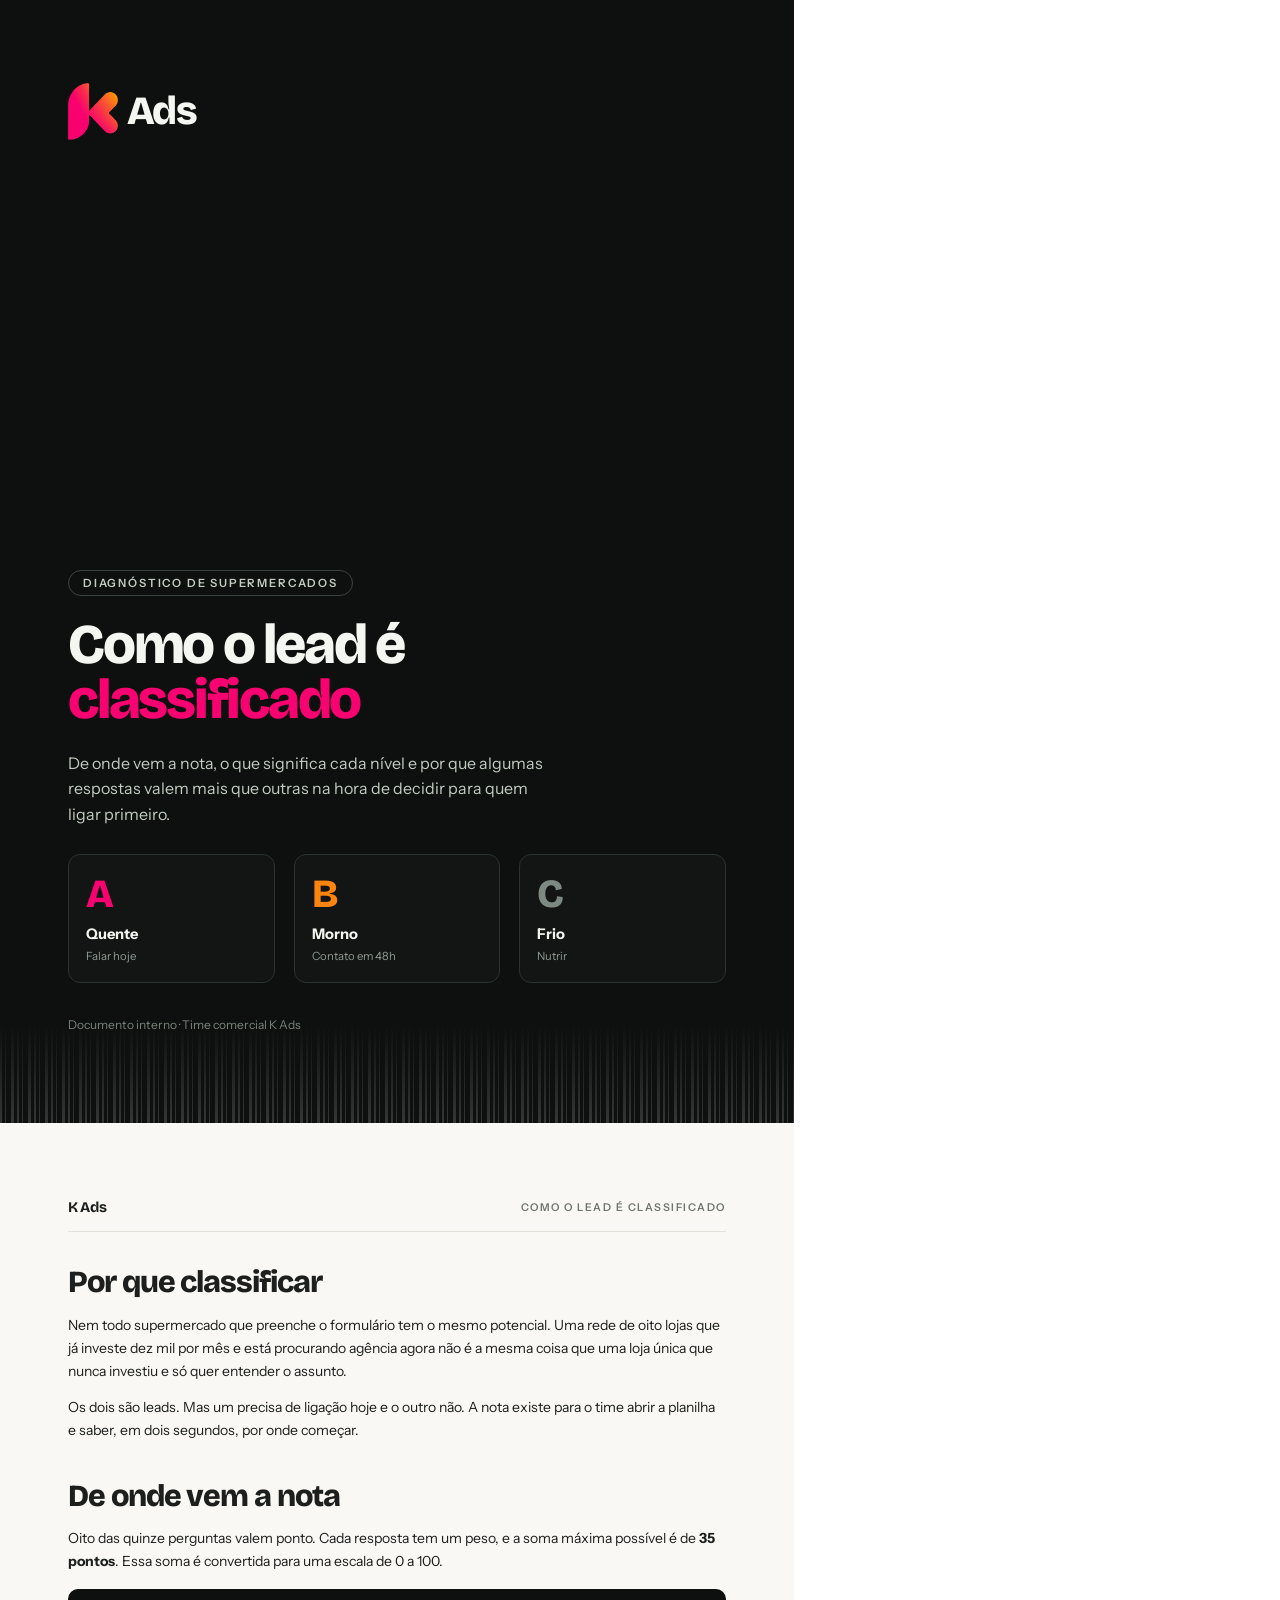
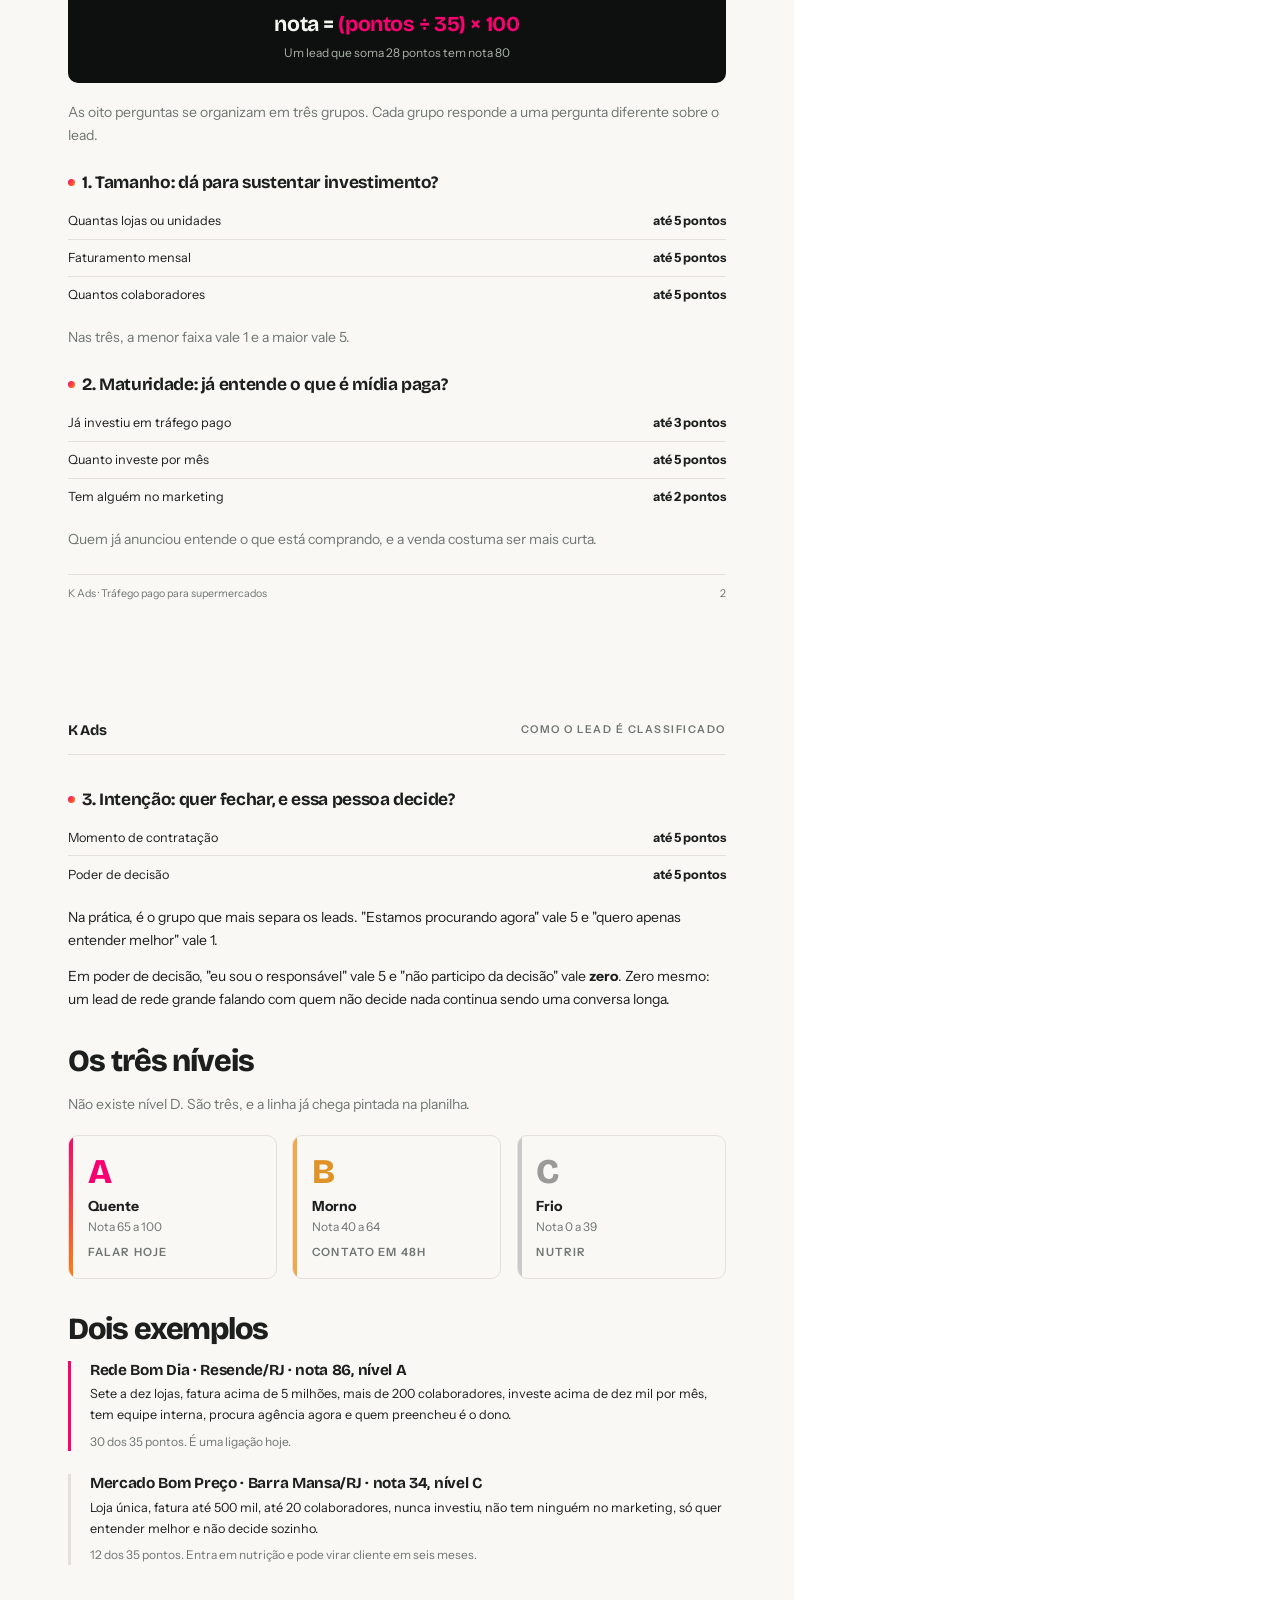
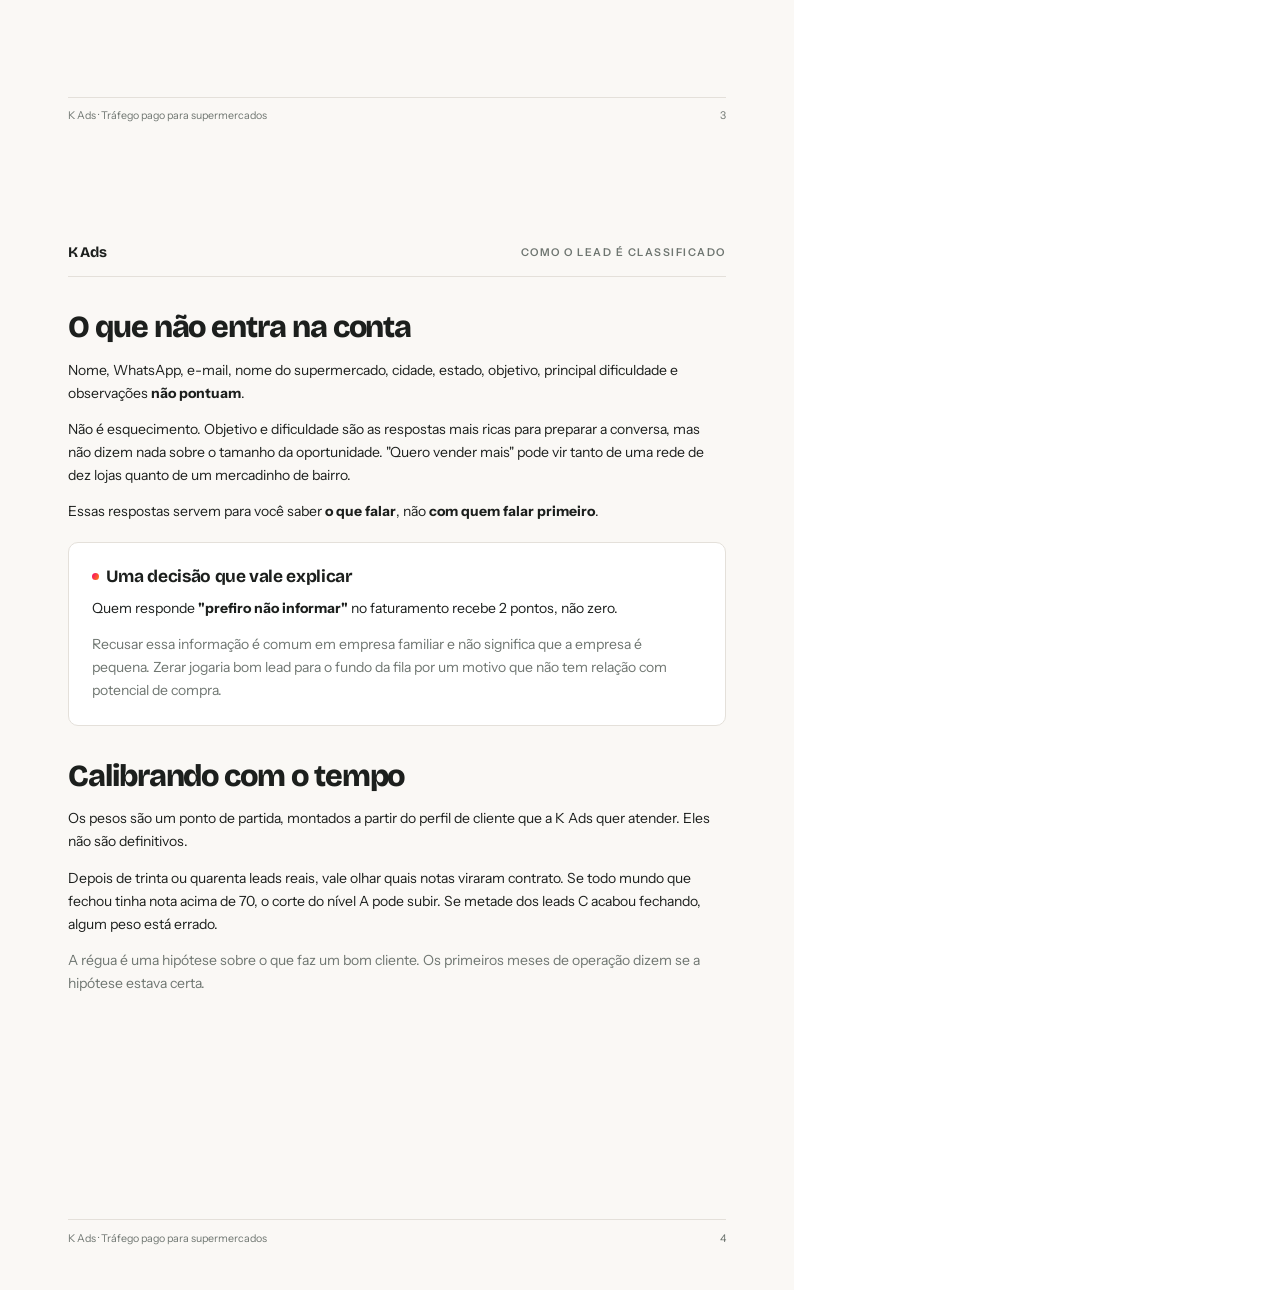
<file: documentos/classificacao-lead.html>
<!doctype html>
<html lang="pt-BR"><head><meta charset="utf-8">
<title>Como o lead é classificado | K Ads</title>
<link rel="preconnect" href="https://fonts.googleapis.com">
<link rel="preconnect" href="https://fonts.gstatic.com" crossorigin>
<link href="https://fonts.googleapis.com/css2?family=Bricolage+Grotesque:opsz,wght@12..96,600;12..96,700;12..96,800&family=Instrument+Sans:wght@400;500;600;700&display=swap" rel="stylesheet">
<style>
  :root{
    --rosa:#f80170; --laranja:#fc840f;
    --grad:linear-gradient(118deg,#f80170 0%,#fc840f 100%);
    --tinta:#0d100e; --creme:#faf8f5; --texto:#1c1f1d; --apagado:#6f7671;
    --linha:#e4e0da;
    --display:"Bricolage Grotesque","Arial Black",sans-serif;
    --corpo:"Instrument Sans","Helvetica Neue",sans-serif;
  }
  @page{ size:A4; margin:0; }
  *{box-sizing:border-box;}
  body{margin:0;font-family:var(--corpo);color:var(--texto);
       -webkit-print-color-adjust:exact;print-color-adjust:exact;}
  .pagina{width:210mm;height:297mm;padding:20mm 18mm 30mm;position:relative;
          page-break-after:always;overflow:hidden;background:var(--creme);}
  .pagina:last-child{page-break-after:auto;}

  /* ---------- CAPA ---------- */
  .capa{background:var(--tinta);color:#f4f6f2;display:flex;flex-direction:column;padding:22mm 18mm 24mm;}
  .capa::after{content:"";position:absolute;left:0;right:0;bottom:0;height:26mm;opacity:.16;
    background:repeating-linear-gradient(90deg,#fff 0 2px,transparent 2px 5px,#fff 5px 6px,
      transparent 6px 11px,#fff 11px 14px,transparent 14px 17px);
    -webkit-mask-image:linear-gradient(to top,#000,transparent);}
  .capa-topo{display:flex;align-items:center;gap:9px;}
  .capa-topo img{height:15mm;}
  .capa-topo b{font-family:var(--display);font-size:30pt;font-weight:800;letter-spacing:-.04em;}
  .selo{align-self:flex-start;margin-top:auto;padding:5px 14px;border:1px solid #3a4540;
        border-radius:99px;font-size:8.5pt;letter-spacing:.16em;text-transform:uppercase;
        color:#c3ccc3;font-weight:600;}
  .capa h1{font-family:var(--display);font-weight:800;font-size:42pt;line-height:.98;
           letter-spacing:-.04em;margin:6mm 0 0;max-width:14ch;}
  .capa h1 em{font-style:normal;color:var(--rosa);display:block;}
  .capa p{font-size:12pt;line-height:1.6;color:#c3ccc3;max-width:44ch;margin:6mm 0 0;}
  .capa-rodape{margin-top:9mm;font-size:9pt;color:#79837c;position:relative;z-index:2;}
  .capa-niveis{display:flex;gap:5mm;margin:7mm 0 0;position:relative;z-index:2;}
  .capa-nivel{flex:1;border:1px solid #2a332e;border-radius:12px;padding:5mm 4.5mm;
    background:rgba(255,255,255,.02);}
  .capa-nivel b{font-family:var(--display);font-size:30pt;font-weight:800;line-height:1;
    letter-spacing:-.05em;display:block;margin-bottom:3mm;}
  .capa-nivel.a b{color:var(--rosa);} .capa-nivel.b b{color:var(--laranja);}
  .capa-nivel.c b{color:#7d8a83;}
  .capa-nivel u{text-decoration:none;display:block;font-weight:700;font-size:11pt;color:#f4f6f2;}
  .capa-nivel small{display:block;margin-top:1.5mm;font-size:8.5pt;color:#8e9a93;}

  /* ---------- PAGINAS ---------- */
  .marca-topo{display:flex;align-items:center;justify-content:space-between;
    padding-bottom:4mm;border-bottom:1px solid var(--linha);margin-bottom:9mm;}
  .marca-topo span{font-family:var(--display);font-weight:700;font-size:11pt;letter-spacing:-.02em;}
  .marca-topo small{font-size:8pt;letter-spacing:.14em;text-transform:uppercase;color:var(--apagado);font-weight:600;}

  h2{font-family:var(--display);font-weight:800;font-size:23pt;line-height:1.05;
     letter-spacing:-.035em;margin:0 0 4mm;}
  h3{font-family:var(--display);font-weight:700;font-size:13pt;letter-spacing:-.02em;
     margin:6.5mm 0 2.5mm;display:flex;align-items:center;gap:7px;}
  h3 i{width:7px;height:7px;border-radius:50%;background:var(--grad);flex:none;font-style:normal;}
  p{font-size:10.5pt;line-height:1.65;margin:0 0 3.5mm;}
  .apoio{color:var(--apagado);}
  strong{font-weight:700;}

  .formula{background:var(--tinta);color:#f4f6f2;border-radius:10px;padding:6mm;
    text-align:center;margin:4mm 0 5mm;}
  .formula b{font-family:var(--display);font-size:16pt;font-weight:700;letter-spacing:-.02em;}
  .formula span{color:var(--rosa);}
  .formula small{display:block;margin-top:2mm;font-size:9pt;color:#a8b1a9;}

  table{width:100%;border-collapse:collapse;margin:2.5mm 0 3.5mm;font-size:9.5pt;}
  th{text-align:left;font-size:8pt;letter-spacing:.12em;text-transform:uppercase;
     color:var(--apagado);font-weight:700;padding:0 3mm 2.5mm 0;border-bottom:1.5px solid var(--linha);}
  td{padding:2.8mm 3mm 2.8mm 0;border-bottom:1px solid var(--linha);vertical-align:top;}
  td.n{text-align:right;font-weight:700;white-space:nowrap;padding-right:0;}
  tr:last-child td{border-bottom:none;}

  .niveis{display:grid;grid-template-columns:repeat(3,1fr);gap:4mm;margin:5mm 0 6mm;}
  .nivel{border:1px solid var(--linha);border-radius:10px;padding:5mm;position:relative;overflow:hidden;}
  .nivel::before{content:"";position:absolute;left:0;top:0;bottom:0;width:4px;}
  .nivel.a::before{background:var(--grad);}
  .nivel.b::before{background:#f0a94a;}
  .nivel.c::before{background:#c9c9c9;}
  .nivel b{font-family:var(--display);font-size:26pt;font-weight:800;display:block;
    line-height:1;letter-spacing:-.04em;}
  .nivel.a b{color:var(--rosa);}
  .nivel.b b{color:#e09329;} .nivel.c b{color:#9a9a9a;}
  .nivel u{display:block;text-decoration:none;font-weight:700;font-size:10.5pt;margin:2mm 0 1mm;}
  .nivel small{color:var(--apagado);font-size:9pt;line-height:1.45;display:block;}
  .nivel em{font-style:normal;display:block;margin-top:2.5mm;font-size:8.5pt;
    letter-spacing:.1em;text-transform:uppercase;color:var(--apagado);font-weight:600;}

  .exemplo{border-left:3px solid var(--linha);padding:0 0 0 5mm;margin:0 0 6mm;}
  .exemplo.quente{border-left-color:var(--rosa);}
  .exemplo h4{font-family:var(--display);font-size:11.5pt;font-weight:700;margin:0 0 1.5mm;letter-spacing:-.02em;}
  .exemplo p{font-size:9.5pt;margin:0 0 1.5mm;}
  .exemplo .pontos{font-size:9pt;color:var(--apagado);}

  .destaque{background:#fff;border:1px solid var(--linha);border-radius:10px;padding:6mm;margin:5mm 0;}
  .destaque p:last-child{margin-bottom:0;}

  .rodape{position:absolute;left:18mm;right:18mm;bottom:12mm;display:flex;
    justify-content:space-between;font-size:8pt;color:var(--apagado);
    border-top:1px solid var(--linha);padding-top:3mm;}
</style></head>
<body>

<!-- CAPA -->
<section class="pagina capa">
  <div class="capa-topo"><img src="[data-uri]" alt="K Ads"><b>Ads</b></div>
  <span class="selo">Diagnóstico de supermercados</span>

  <h1>Como o lead é <em>classificado</em></h1>
  <p>De onde vem a nota, o que significa cada nível e por que algumas
     respostas valem mais que outras na hora de decidir para quem ligar primeiro.</p>

  <div class="capa-niveis">
    <div class="capa-nivel a"><b>A</b><u>Quente</u><small>Falar hoje</small></div>
    <div class="capa-nivel b"><b>B</b><u>Morno</u><small>Contato em 48h</small></div>
    <div class="capa-nivel c"><b>C</b><u>Frio</u><small>Nutrir</small></div>
  </div>
  <div class="capa-rodape">Documento interno · Time comercial K Ads</div>
</section>

<!-- PAGINA 2 -->
<section class="pagina">
  <div class="marca-topo"><span>K Ads</span><small>Como o lead é classificado</small></div>

  <h2>Por que classificar</h2>
  <p>Nem todo supermercado que preenche o formulário tem o mesmo potencial. Uma rede de oito
     lojas que já investe dez mil por mês e está procurando agência agora não é a mesma coisa
     que uma loja única que nunca investiu e só quer entender o assunto.</p>
  <p>Os dois são leads. Mas um precisa de ligação hoje e o outro não. A nota existe para o time
     abrir a planilha e saber, em dois segundos, por onde começar.</p>

  <h2 style="margin-top:10mm">De onde vem a nota</h2>
  <p>Oito das quinze perguntas valem ponto. Cada resposta tem um peso, e a soma máxima possível
     é de <strong>35 pontos</strong>. Essa soma é convertida para uma escala de 0 a 100.</p>

  <div class="formula">
    <b>nota = <span>(pontos ÷ 35) × 100</span></b>
    <small>Um lead que soma 28 pontos tem nota 80</small>
  </div>

  <p class="apoio">As oito perguntas se organizam em três grupos. Cada grupo responde a uma
     pergunta diferente sobre o lead.</p>

  <h3><i></i>1. Tamanho: dá para sustentar investimento?</h3>
  <table>
    <tr><td>Quantas lojas ou unidades</td><td class="n">até 5 pontos</td></tr>
    <tr><td>Faturamento mensal</td><td class="n">até 5 pontos</td></tr>
    <tr><td>Quantos colaboradores</td><td class="n">até 5 pontos</td></tr>
  </table>
  <p class="apoio">Nas três, a menor faixa vale 1 e a maior vale 5.</p>

  <h3><i></i>2. Maturidade: já entende o que é mídia paga?</h3>
  <table>
    <tr><td>Já investiu em tráfego pago</td><td class="n">até 3 pontos</td></tr>
    <tr><td>Quanto investe por mês</td><td class="n">até 5 pontos</td></tr>
    <tr><td>Tem alguém no marketing</td><td class="n">até 2 pontos</td></tr>
  </table>
  <p class="apoio">Quem já anunciou entende o que está comprando, e a venda costuma ser mais curta.</p>

  <div class="rodape"><span>K Ads · Tráfego pago para supermercados</span><span>2</span></div>
</section>

<!-- PAGINA 3 -->
<section class="pagina">
  <div class="marca-topo"><span>K Ads</span><small>Como o lead é classificado</small></div>

  <h3 style="margin-top:0"><i></i>3. Intenção: quer fechar, e essa pessoa decide?</h3>
  <table>
    <tr><td>Momento de contratação</td><td class="n">até 5 pontos</td></tr>
    <tr><td>Poder de decisão</td><td class="n">até 5 pontos</td></tr>
  </table>
  <p>Na prática, é o grupo que mais separa os leads. "Estamos procurando agora" vale 5 e
     "quero apenas entender melhor" vale 1.</p>
  <p>Em poder de decisão, "eu sou o responsável" vale 5 e "não participo da decisão" vale
     <strong>zero</strong>. Zero mesmo: um lead de rede grande falando com quem não decide nada
     continua sendo uma conversa longa.</p>

  <h2 style="margin-top:9mm">Os três níveis</h2>
  <p class="apoio">Não existe nível D. São três, e a linha já chega pintada na planilha.</p>

  <div class="niveis">
    <div class="nivel a"><b>A</b><u>Quente</u><small>Nota 65 a 100</small>
      <em>Falar hoje</em></div>
    <div class="nivel b"><b>B</b><u>Morno</u><small>Nota 40 a 64</small>
      <em>Contato em 48h</em></div>
    <div class="nivel c"><b>C</b><u>Frio</u><small>Nota 0 a 39</small>
      <em>Nutrir</em></div>
  </div>

  <h2 style="margin-top:9mm">Dois exemplos</h2>

  <div class="exemplo quente">
    <h4>Rede Bom Dia · Resende/RJ · nota 86, nível A</h4>
    <p>Sete a dez lojas, fatura acima de 5 milhões, mais de 200 colaboradores, investe acima de
       dez mil por mês, tem equipe interna, procura agência agora e quem preencheu é o dono.</p>
    <p class="pontos">30 dos 35 pontos. É uma ligação hoje.</p>
  </div>

  <div class="exemplo">
    <h4>Mercado Bom Preço · Barra Mansa/RJ · nota 34, nível C</h4>
    <p>Loja única, fatura até 500 mil, até 20 colaboradores, nunca investiu, não tem ninguém no
       marketing, só quer entender melhor e não decide sozinho.</p>
    <p class="pontos">12 dos 35 pontos. Entra em nutrição e pode virar cliente em seis meses.</p>
  </div>

  <div class="rodape"><span>K Ads · Tráfego pago para supermercados</span><span>3</span></div>
</section>

<!-- PAGINA 4 -->
<section class="pagina">
  <div class="marca-topo"><span>K Ads</span><small>Como o lead é classificado</small></div>

  <h2>O que não entra na conta</h2>
  <p>Nome, WhatsApp, e-mail, nome do supermercado, cidade, estado, objetivo, principal
     dificuldade e observações <strong>não pontuam</strong>.</p>
  <p>Não é esquecimento. Objetivo e dificuldade são as respostas mais ricas para preparar a
     conversa, mas não dizem nada sobre o tamanho da oportunidade. "Quero vender mais" pode vir
     tanto de uma rede de dez lojas quanto de um mercadinho de bairro.</p>
  <p>Essas respostas servem para você saber <strong>o que falar</strong>, não
     <strong>com quem falar primeiro</strong>.</p>

  <div class="destaque">
    <h3 style="margin-top:0"><i></i>Uma decisão que vale explicar</h3>
    <p>Quem responde <strong>"prefiro não informar"</strong> no faturamento recebe 2 pontos,
       não zero.</p>
    <p class="apoio">Recusar essa informação é comum em empresa familiar e não significa que a
       empresa é pequena. Zerar jogaria bom lead para o fundo da fila por um motivo que não tem
       relação com potencial de compra.</p>
  </div>

  <h2 style="margin-top:9mm">Calibrando com o tempo</h2>
  <p>Os pesos são um ponto de partida, montados a partir do perfil de cliente que a K Ads quer
     atender. Eles não são definitivos.</p>
  <p>Depois de trinta ou quarenta leads reais, vale olhar quais notas viraram contrato. Se todo
     mundo que fechou tinha nota acima de 70, o corte do nível A pode subir. Se metade dos leads
     C acabou fechando, algum peso está errado.</p>
  <p class="apoio">A régua é uma hipótese sobre o que faz um bom cliente. Os primeiros meses de
     operação dizem se a hipótese estava certa.</p>

  <div class="rodape"><span>K Ads · Tráfego pago para supermercados</span><span>4</span></div>
</section>

</body></html>
</file>
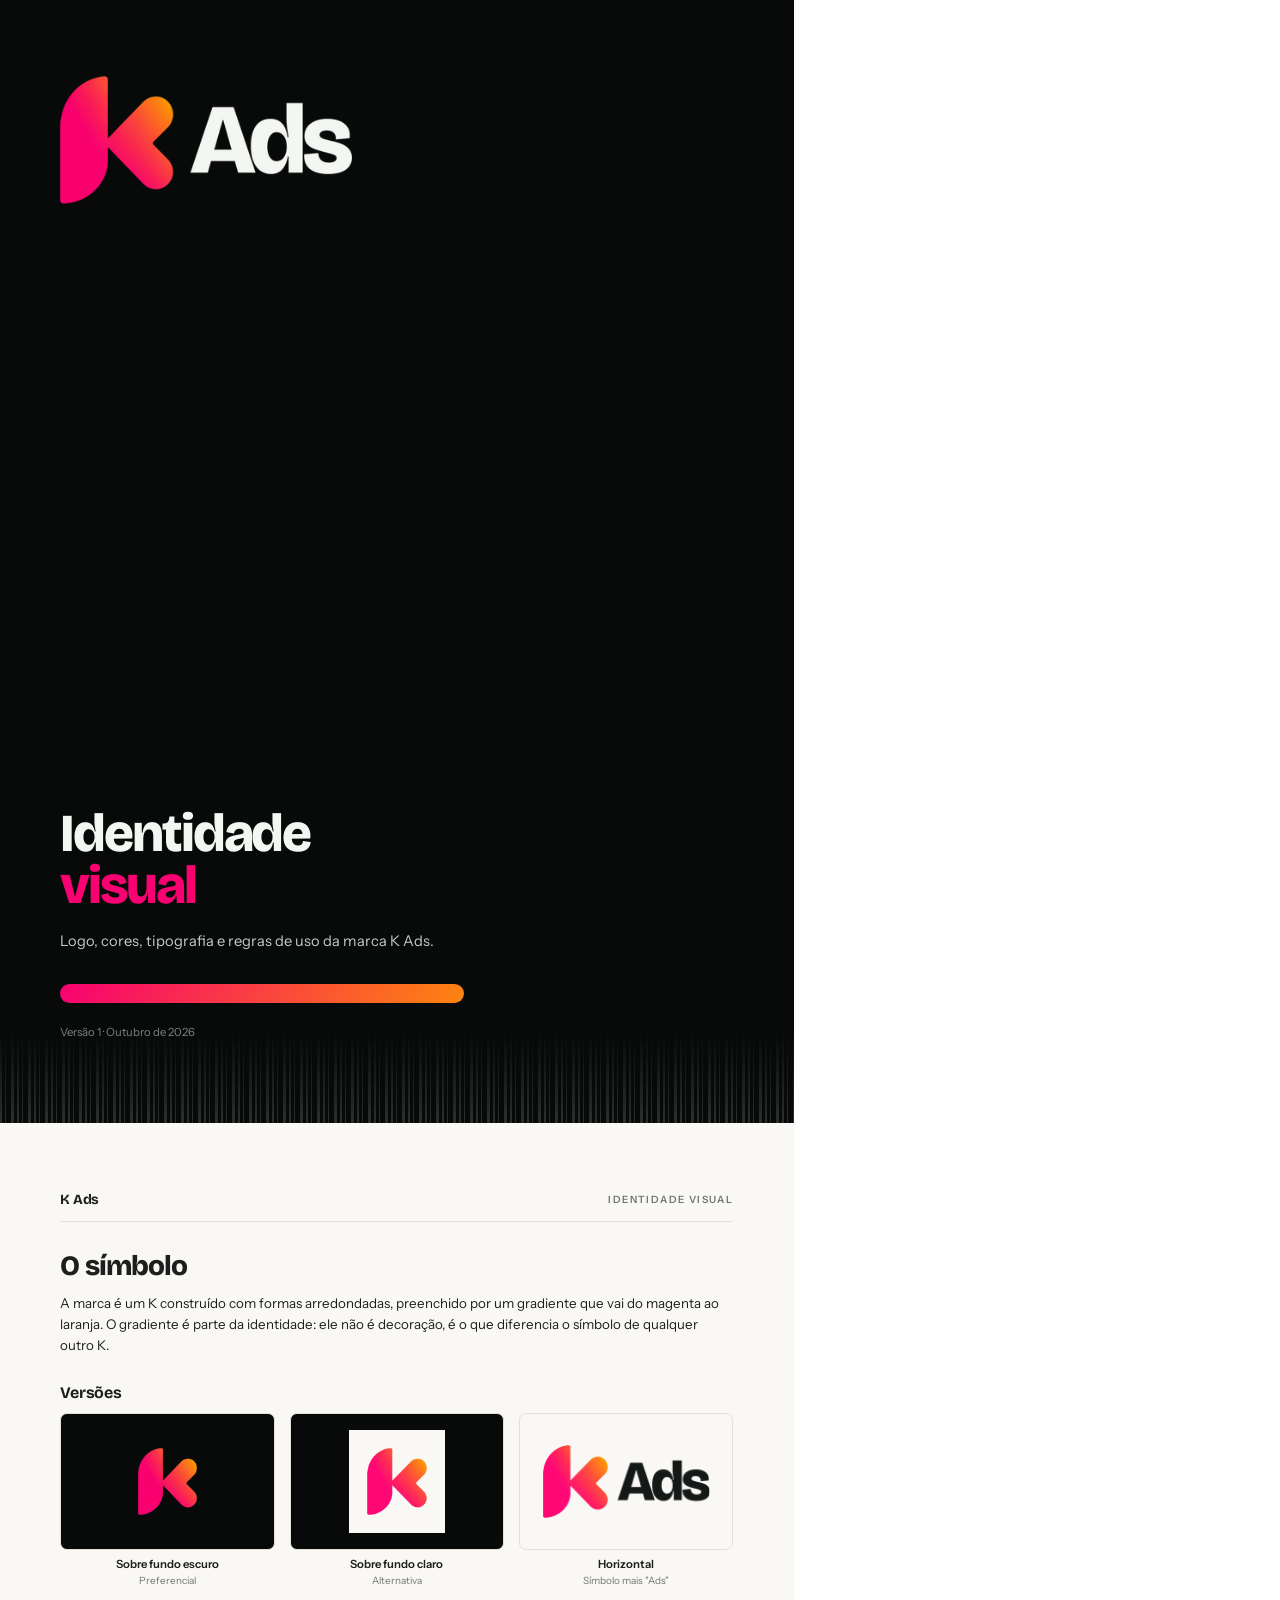
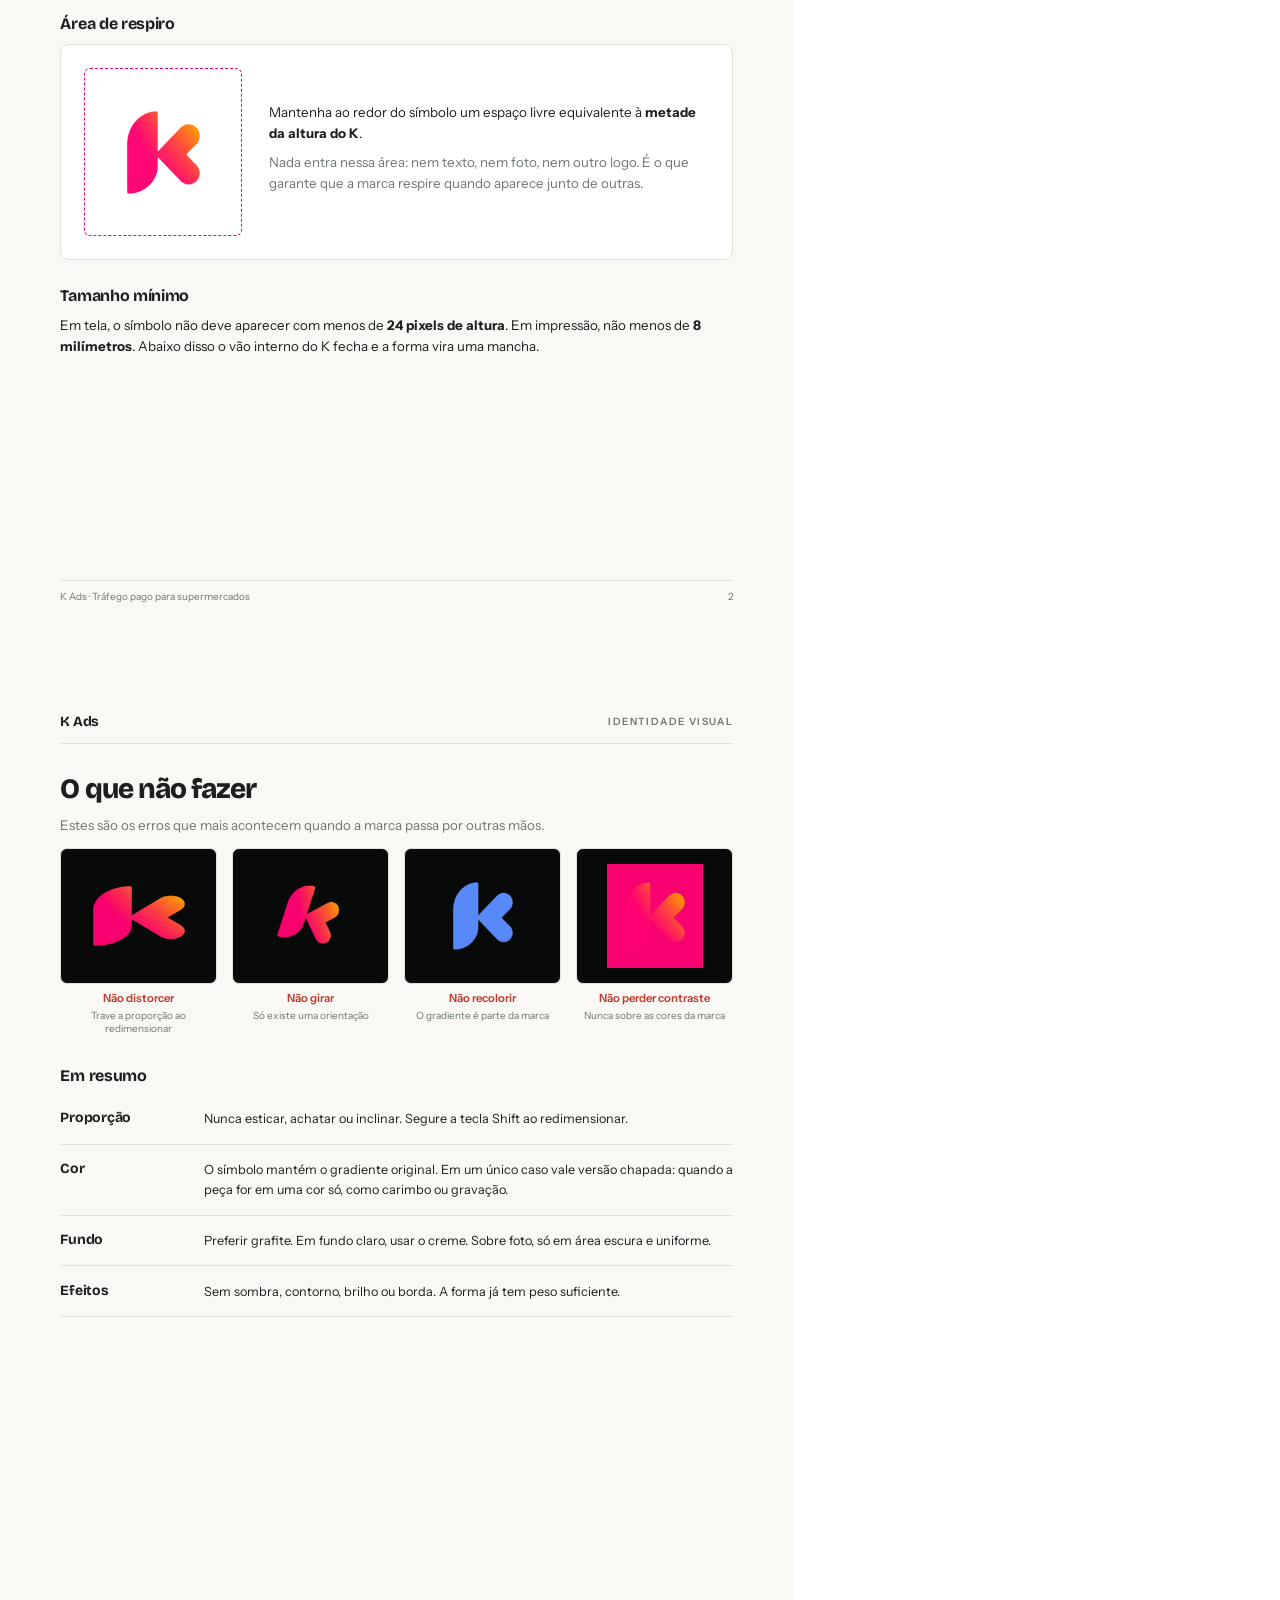
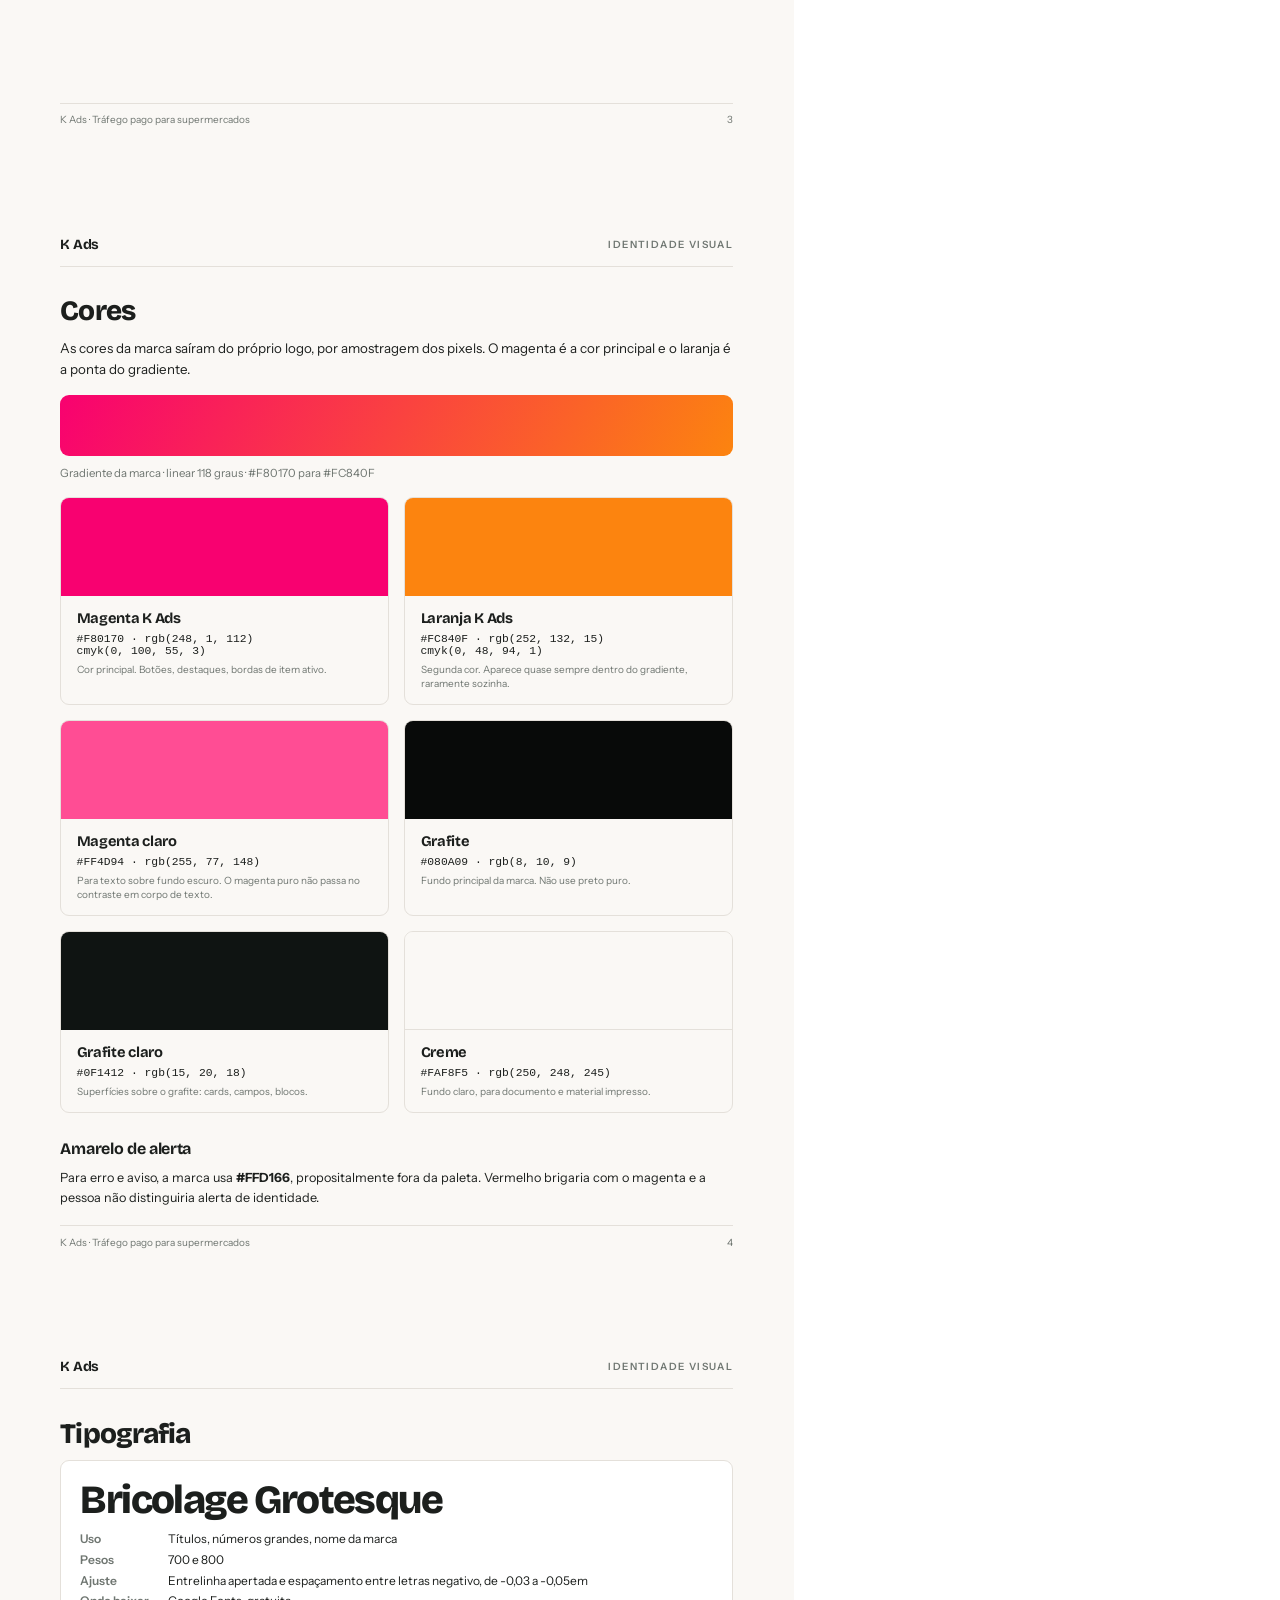
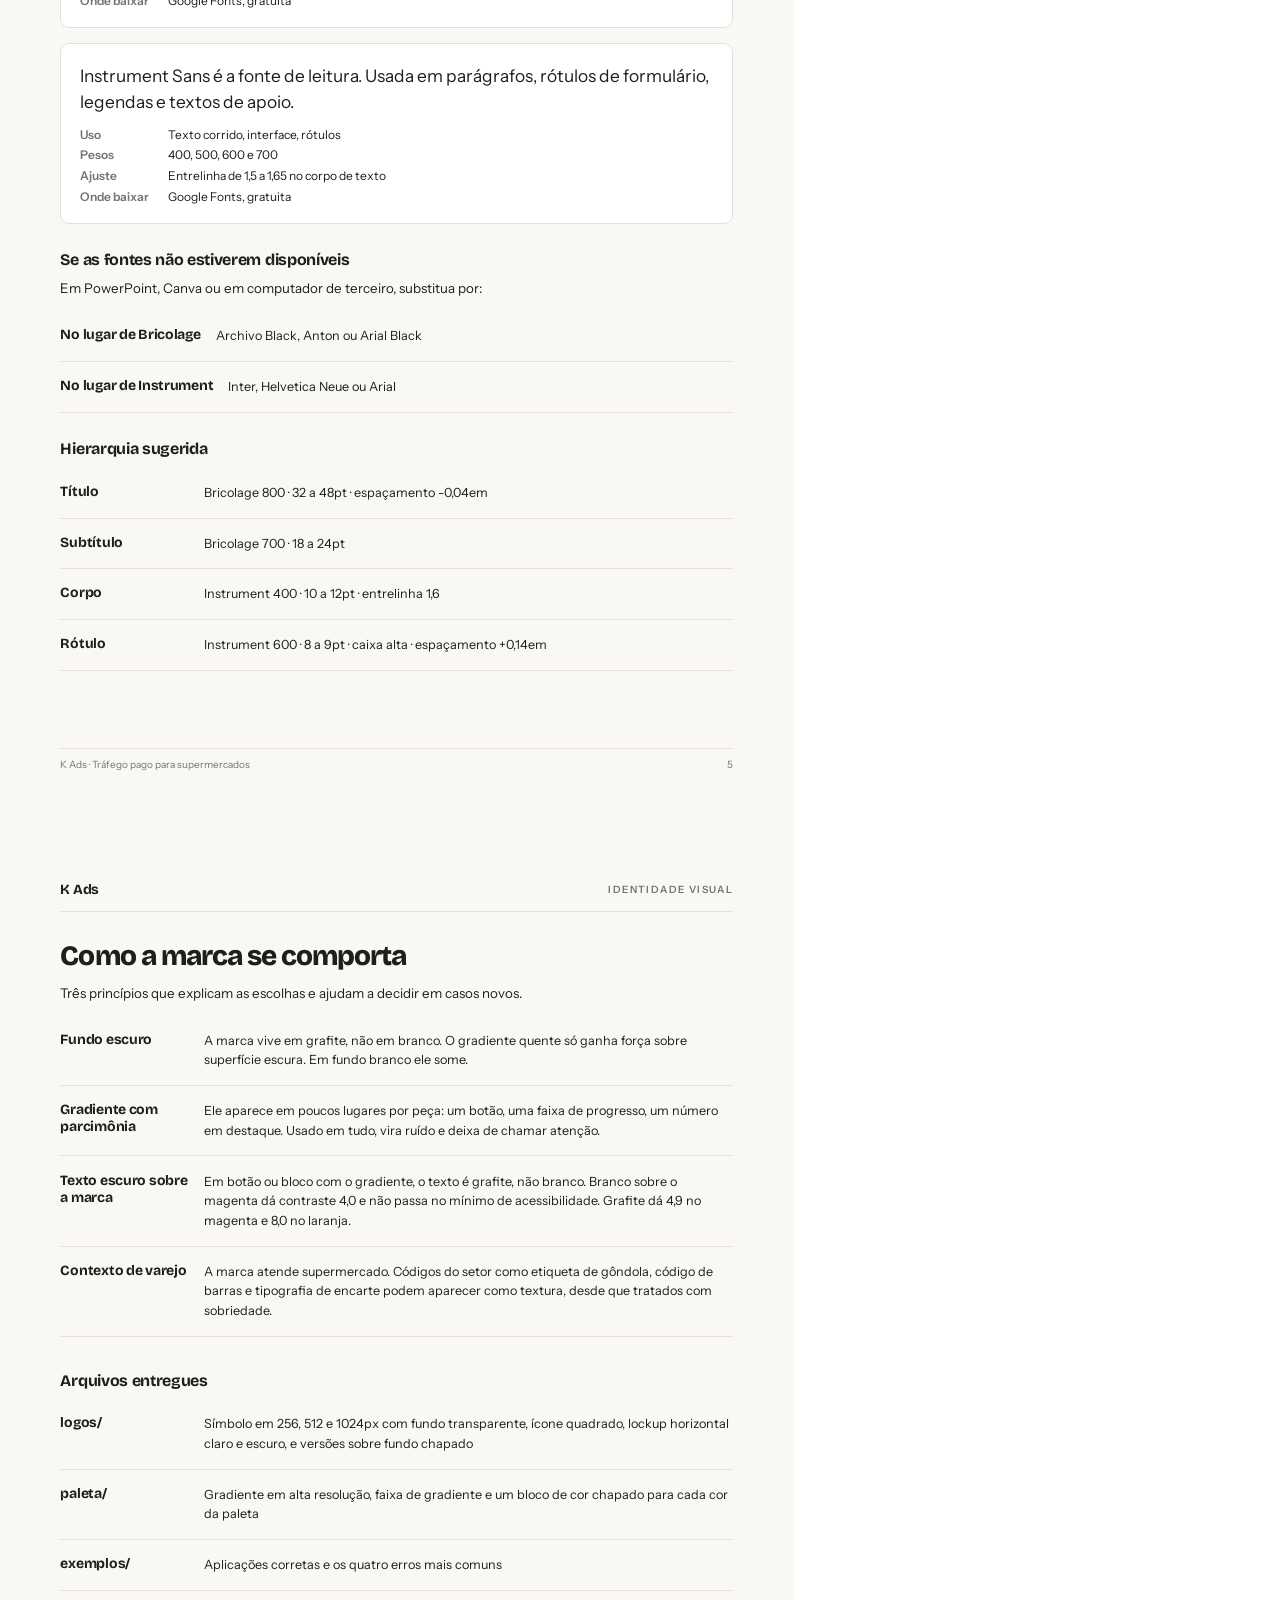
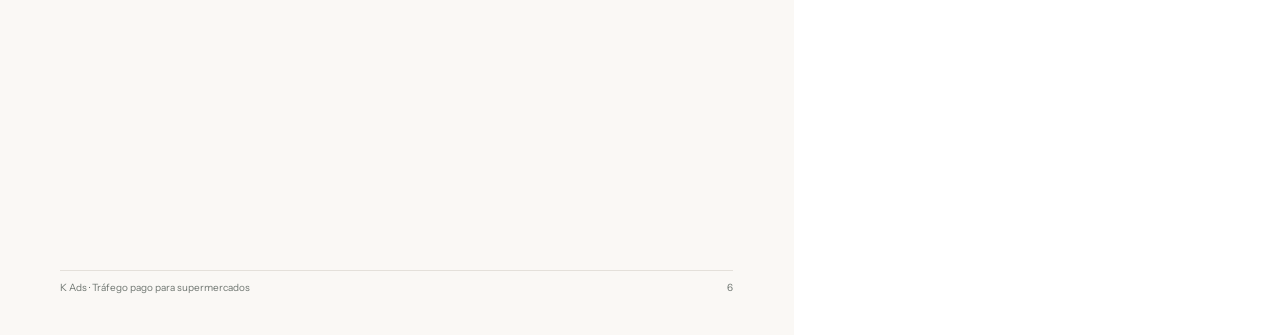
<file: marca/identidade-visual.html>
<!doctype html><html lang="pt-BR"><head><meta charset="utf-8">
<title>K Ads · Identidade visual</title>
<link rel="preconnect" href="https://fonts.googleapis.com">
<link rel="preconnect" href="https://fonts.gstatic.com" crossorigin>
<link href="https://fonts.googleapis.com/css2?family=Bricolage+Grotesque:opsz,wght@12..96,600;12..96,700;12..96,800&family=Instrument+Sans:wght@400;500;600;700&display=swap" rel="stylesheet">
<style>
 :root{--rosa:#f80170;--laranja:#fc840f;--rosaclaro:#ff4d94;
   --grad:linear-gradient(118deg,#f80170 0%,#fc840f 100%);
   --tinta:#080a09;--tinta2:#0f1412;--creme:#faf8f5;--texto:#1c1f1d;
   --apagado:#6f7671;--linha:#e4e0da;--amarelo:#ffd166;
   --display:"Bricolage Grotesque","Arial Black",sans-serif;
   --corpo:"Instrument Sans","Helvetica Neue",sans-serif;}
 @page{size:A4;margin:0;}
 *{box-sizing:border-box;}
 body{margin:0;font-family:var(--corpo);color:var(--texto);
   -webkit-print-color-adjust:exact;print-color-adjust:exact;}
 .p{width:210mm;height:297mm;padding:18mm 16mm 26mm;position:relative;
   page-break-after:always;overflow:hidden;background:var(--creme);}
 .p:last-child{page-break-after:auto;}
 .topo{display:flex;align-items:center;justify-content:space-between;
   padding-bottom:3.5mm;border-bottom:1px solid var(--linha);margin-bottom:8mm;}
 .topo span{font-family:var(--display);font-weight:700;font-size:10.5pt;letter-spacing:-.02em;}
 .topo small{font-size:7.5pt;letter-spacing:.14em;text-transform:uppercase;color:var(--apagado);font-weight:600;}
 .rod{position:absolute;left:16mm;right:16mm;bottom:11mm;display:flex;justify-content:space-between;
   font-size:7.5pt;color:var(--apagado);border-top:1px solid var(--linha);padding-top:2.5mm;}
 h2{font-family:var(--display);font-weight:800;font-size:21pt;line-height:1.05;
   letter-spacing:-.035em;margin:0 0 3mm;}
 h3{font-family:var(--display);font-weight:700;font-size:12pt;letter-spacing:-.02em;margin:7mm 0 2.5mm;}
 p{font-size:10pt;line-height:1.6;margin:0 0 3mm;}
 .ap{color:var(--apagado);}

 /* CAPA */
 .capa{background:var(--tinta);color:#f4f6f2;display:flex;flex-direction:column;padding:20mm 16mm 22mm;}
 .capa::after{content:"";position:absolute;left:0;right:0;bottom:0;height:24mm;opacity:.15;
   background:repeating-linear-gradient(90deg,#fff 0 2px,transparent 2px 5px,#fff 5px 6px,
     transparent 6px 11px,#fff 11px 14px,transparent 14px 17px);
   -webkit-mask-image:linear-gradient(to top,#000,transparent);}
 .capa img{height:34mm;align-self:flex-start;}
 .capa h1{font-family:var(--display);font-weight:800;font-size:40pt;line-height:.98;
   letter-spacing:-.04em;margin:auto 0 0;max-width:13ch;}
 .capa h1 em{font-style:normal;color:var(--rosa);display:block;}
 .capa p{font-size:11pt;color:#c3ccc3;max-width:42ch;margin:5mm 0 0;}
 .capa .faixa{height:5mm;border-radius:99px;background:var(--grad);margin:8mm 0 0;width:60%;}
 .capa small{display:block;margin-top:6mm;font-size:8.5pt;color:#79837c;position:relative;z-index:2;}

 /* CORES */
 .cores{display:grid;grid-template-columns:1fr 1fr;gap:4mm;margin:4mm 0 0;}
 .cor{border:1px solid var(--linha);border-radius:9px;overflow:hidden;}
 .cor .amostra{height:26mm;}
 .cor .info{padding:3.5mm 4mm;}
 .cor b{font-family:var(--display);font-size:11pt;font-weight:700;display:block;letter-spacing:-.02em;}
 .cor code{font-family:ui-monospace,Menlo,monospace;font-size:8.5pt;color:var(--texto);
   display:block;margin-top:1.5mm;}
 .cor small{display:block;font-size:7.5pt;color:var(--apagado);margin-top:1.5mm;line-height:1.4;}
 .faixa-grad{height:16mm;border-radius:9px;background:var(--grad);margin:4mm 0 2mm;}

 /* TIPOGRAFIA */
 .tipo{border:1px solid var(--linha);border-radius:9px;padding:5mm;margin:3mm 0 4mm;background:#fff;}
 .tipo .mostra{font-family:var(--display);font-weight:800;font-size:30pt;letter-spacing:-.04em;
   line-height:1;margin-bottom:3mm;}
 .tipo .mostra2{font-family:var(--corpo);font-size:13pt;line-height:1.5;margin-bottom:3mm;}
 .tipo dl{display:grid;grid-template-columns:auto 1fr;gap:1.5mm 5mm;margin:0;font-size:9pt;}
 .tipo dt{color:var(--apagado);font-weight:600;}
 .tipo dd{margin:0;}

 /* EXEMPLOS */
 .grade{display:grid;grid-template-columns:1fr 1fr 1fr;gap:4mm;margin:3mm 0 0;}
 .ex{text-align:center;}
 .ex img{width:100%;height:36mm;object-fit:contain;background:var(--tinta);
   border-radius:7px;border:1px solid var(--linha);display:block;padding:4mm;}
 .ex.claro img{background:var(--creme);}
 .ex u{display:block;text-decoration:none;margin-top:2mm;font-size:8.5pt;font-weight:600;}
 .ex.ok u{color:#1a7f4b;} .ex.nao u{color:#c0392b;}
 .ex small{display:block;font-size:7.5pt;color:var(--apagado);line-height:1.35;margin-top:.8mm;}

 .regra{display:flex;gap:4mm;padding:4mm 0;border-bottom:1px solid var(--linha);}
 .regra:last-child{border-bottom:none;}
 .regra b{font-family:var(--display);font-size:10.5pt;font-weight:700;min-width:34mm;letter-spacing:-.02em;}
 .regra span{font-size:9.5pt;line-height:1.55;}

 .respiro{background:#fff;border:1px solid var(--linha);border-radius:9px;padding:6mm;
   display:flex;align-items:center;gap:7mm;margin:3mm 0;}
 .respiro .caixa{position:relative;padding:11mm;border:1.5px dashed var(--rosa);border-radius:6px;}
 .respiro .caixa img{height:22mm;display:block;}
 .respiro div p{margin:0 0 2mm;}
</style></head><body>

<section class="p capa">
  <img src="[data-uri]">
  <h1>Identidade <em>visual</em></h1>
  <p>Logo, cores, tipografia e regras de uso da marca K Ads.</p>
  <div class="faixa"></div>
  <small>Versão 1 · Outubro de 2026</small>
</section>

<section class="p">
  <div class="topo"><span>K Ads</span><small>Identidade visual</small></div>
  <h2>O símbolo</h2>
  <p>A marca é um K construído com formas arredondadas, preenchido por um gradiente que vai do
     magenta ao laranja. O gradiente é parte da identidade: ele não é decoração, é o que diferencia
     o símbolo de qualquer outro K.</p>

  <h3>Versões</h3>
  <div class="grade">
    <div class="ex"><img src="[data-uri]"><u>Sobre fundo escuro</u><small>Preferencial</small></div>
    <div class="ex"><img src="[data-uri]"><u>Sobre fundo claro</u><small>Alternativa</small></div>
    <div class="ex"><img src="[data-uri]" style="padding:6mm;background:#faf8f5"><u>Horizontal</u><small>Símbolo mais "Ads"</small></div>
  </div>

  <h3>Área de respiro</h3>
  <div class="respiro">
    <div class="caixa"><img src="[data-uri]"></div>
    <div>
      <p>Mantenha ao redor do símbolo um espaço livre equivalente à <strong>metade da altura
         do K</strong>.</p>
      <p class="ap">Nada entra nessa área: nem texto, nem foto, nem outro logo. É o que garante
         que a marca respire quando aparece junto de outras.</p>
    </div>
  </div>

  <h3>Tamanho mínimo</h3>
  <p>Em tela, o símbolo não deve aparecer com menos de <strong>24 pixels de altura</strong>. Em
     impressão, não menos de <strong>8 milímetros</strong>. Abaixo disso o vão interno do K fecha
     e a forma vira uma mancha.</p>

  <div class="rod"><span>K Ads · Tráfego pago para supermercados</span><span>2</span></div>
</section>

<section class="p">
  <div class="topo"><span>K Ads</span><small>Identidade visual</small></div>
  <h2>O que não fazer</h2>
  <p class="ap">Estes são os erros que mais acontecem quando a marca passa por outras mãos.</p>

  <div class="grade" style="grid-template-columns:repeat(4,1fr)"><div class="ex nao"><img src="[data-uri]"><u>Não distorcer</u>
      <small>Trave a proporção ao redimensionar</small></div><div class="ex nao"><img src="[data-uri]"><u>Não girar</u>
      <small>Só existe uma orientação</small></div><div class="ex nao"><img src="[data-uri]"><u>Não recolorir</u>
      <small>O gradiente é parte da marca</small></div><div class="ex nao"><img src="[data-uri]"><u>Não perder contraste</u>
      <small>Nunca sobre as cores da marca</small></div></div>

  <h3 style="margin-top:8mm">Em resumo</h3>
  <div class="regra"><b>Proporção</b><span>Nunca esticar, achatar ou inclinar. Segure a tecla
    Shift ao redimensionar.</span></div>
  <div class="regra"><b>Cor</b><span>O símbolo mantém o gradiente original. Em um único caso vale
    versão chapada: quando a peça for em uma cor só, como carimbo ou gravação.</span></div>
  <div class="regra"><b>Fundo</b><span>Preferir grafite. Em fundo claro, usar o creme. Sobre foto,
    só em área escura e uniforme.</span></div>
  <div class="regra"><b>Efeitos</b><span>Sem sombra, contorno, brilho ou borda. A forma já tem peso
    suficiente.</span></div>

  <div class="rod"><span>K Ads · Tráfego pago para supermercados</span><span>3</span></div>
</section>

<section class="p">
  <div class="topo"><span>K Ads</span><small>Identidade visual</small></div>
  <h2>Cores</h2>
  <p>As cores da marca saíram do próprio logo, por amostragem dos pixels. O magenta é a cor
     principal e o laranja é a ponta do gradiente.</p>

  <div class="faixa-grad"></div>
  <p class="ap" style="font-size:8.5pt">Gradiente da marca · linear 118 graus · #F80170 para #FC840F</p>

  <div class="cores">
    <div class="cor"><div class="amostra" style="background:#f80170"></div><div class="info">
      <b>Magenta K Ads</b><code>#F80170 · rgb(248, 1, 112)<br>cmyk(0, 100, 55, 3)</code>
      <small>Cor principal. Botões, destaques, bordas de item ativo.</small></div></div>

    <div class="cor"><div class="amostra" style="background:#fc840f"></div><div class="info">
      <b>Laranja K Ads</b><code>#FC840F · rgb(252, 132, 15)<br>cmyk(0, 48, 94, 1)</code>
      <small>Segunda cor. Aparece quase sempre dentro do gradiente, raramente sozinha.</small></div></div>

    <div class="cor"><div class="amostra" style="background:#ff4d94"></div><div class="info">
      <b>Magenta claro</b><code>#FF4D94 · rgb(255, 77, 148)</code>
      <small>Para texto sobre fundo escuro. O magenta puro não passa no contraste em corpo de texto.</small></div></div>

    <div class="cor"><div class="amostra" style="background:#080a09"></div><div class="info">
      <b>Grafite</b><code>#080A09 · rgb(8, 10, 9)</code>
      <small>Fundo principal da marca. Não use preto puro.</small></div></div>

    <div class="cor"><div class="amostra" style="background:#0f1412"></div><div class="info">
      <b>Grafite claro</b><code>#0F1412 · rgb(15, 20, 18)</code>
      <small>Superfícies sobre o grafite: cards, campos, blocos.</small></div></div>

    <div class="cor"><div class="amostra" style="background:#faf8f5;border-bottom:1px solid #e4e0da"></div><div class="info">
      <b>Creme</b><code>#FAF8F5 · rgb(250, 248, 245)</code>
      <small>Fundo claro, para documento e material impresso.</small></div></div>
  </div>

  <h3>Amarelo de alerta</h3>
  <p style="font-size:9.5pt">Para erro e aviso, a marca usa <strong>#FFD166</strong>, propositalmente
     fora da paleta. Vermelho brigaria com o magenta e a pessoa não distinguiria alerta de
     identidade.</p>

  <div class="rod"><span>K Ads · Tráfego pago para supermercados</span><span>4</span></div>
</section>

<section class="p">
  <div class="topo"><span>K Ads</span><small>Identidade visual</small></div>
  <h2>Tipografia</h2>

  <div class="tipo">
    <div class="mostra">Bricolage Grotesque</div>
    <dl>
      <dt>Uso</dt><dd>Títulos, números grandes, nome da marca</dd>
      <dt>Pesos</dt><dd>700 e 800</dd>
      <dt>Ajuste</dt><dd>Entrelinha apertada e espaçamento entre letras negativo, de -0,03 a -0,05em</dd>
      <dt>Onde baixar</dt><dd>Google Fonts, gratuita</dd>
    </dl>
  </div>

  <div class="tipo">
    <div class="mostra2">Instrument Sans é a fonte de leitura. Usada em parágrafos, rótulos de
      formulário, legendas e textos de apoio.</div>
    <dl>
      <dt>Uso</dt><dd>Texto corrido, interface, rótulos</dd>
      <dt>Pesos</dt><dd>400, 500, 600 e 700</dd>
      <dt>Ajuste</dt><dd>Entrelinha de 1,5 a 1,65 no corpo de texto</dd>
      <dt>Onde baixar</dt><dd>Google Fonts, gratuita</dd>
    </dl>
  </div>

  <h3>Se as fontes não estiverem disponíveis</h3>
  <p>Em PowerPoint, Canva ou em computador de terceiro, substitua por:</p>
  <div class="regra"><b>No lugar de Bricolage</b><span>Archivo Black, Anton ou Arial Black</span></div>
  <div class="regra"><b>No lugar de Instrument</b><span>Inter, Helvetica Neue ou Arial</span></div>

  <h3>Hierarquia sugerida</h3>
  <div class="regra"><b>Título</b><span>Bricolage 800 · 32 a 48pt · espaçamento -0,04em</span></div>
  <div class="regra"><b>Subtítulo</b><span>Bricolage 700 · 18 a 24pt</span></div>
  <div class="regra"><b>Corpo</b><span>Instrument 400 · 10 a 12pt · entrelinha 1,6</span></div>
  <div class="regra"><b>Rótulo</b><span>Instrument 600 · 8 a 9pt · caixa alta · espaçamento +0,14em</span></div>

  <div class="rod"><span>K Ads · Tráfego pago para supermercados</span><span>5</span></div>
</section>

<section class="p">
  <div class="topo"><span>K Ads</span><small>Identidade visual</small></div>
  <h2>Como a marca se comporta</h2>
  <p>Três princípios que explicam as escolhas e ajudam a decidir em casos novos.</p>

  <div class="regra"><b>Fundo escuro</b><span>A marca vive em grafite, não em branco. O gradiente
    quente só ganha força sobre superfície escura. Em fundo branco ele some.</span></div>
  <div class="regra"><b>Gradiente com parcimônia</b><span>Ele aparece em poucos lugares por peça:
    um botão, uma faixa de progresso, um número em destaque. Usado em tudo, vira ruído e deixa de
    chamar atenção.</span></div>
  <div class="regra"><b>Texto escuro sobre a marca</b><span>Em botão ou bloco com o gradiente, o
    texto é grafite, não branco. Branco sobre o magenta dá contraste 4,0 e não passa no mínimo de
    acessibilidade. Grafite dá 4,9 no magenta e 8,0 no laranja.</span></div>
  <div class="regra"><b>Contexto de varejo</b><span>A marca atende supermercado. Códigos do setor
    como etiqueta de gôndola, código de barras e tipografia de encarte podem aparecer como textura,
    desde que tratados com sobriedade.</span></div>

  <h3 style="margin-top:9mm">Arquivos entregues</h3>
  <div class="regra"><b>logos/</b><span>Símbolo em 256, 512 e 1024px com fundo transparente, ícone
    quadrado, lockup horizontal claro e escuro, e versões sobre fundo chapado</span></div>
  <div class="regra"><b>paleta/</b><span>Gradiente em alta resolução, faixa de gradiente e um bloco
    de cor chapado para cada cor da paleta</span></div>
  <div class="regra"><b>exemplos/</b><span>Aplicações corretas e os quatro erros mais comuns</span></div>

  <div class="rod"><span>K Ads · Tráfego pago para supermercados</span><span>6</span></div>
</section>

</body></html>
</file>
<file: assets/css/styles.css>
/* ============================================================
   K ADS — DIAGNÓSTICO DE CRESCIMENTO PARA SUPERMERCADOS
   Direção visual: códigos do varejo alimentar (etiqueta de gôndola,
   código de barras, tipografia de encarte) elevados para grafite
   premium com verde-limão de hortifruti.
   ============================================================ */

/* ---------- 1. TOKENS ---------- */

:root {
  /* Marca K Ads, cores tiradas do próprio logo. */
  --rosa:        #f80170;   /* magenta da marca, gráficos e bordas */
  --rosa-texto:  #ff4d94;   /* versão clara, para texto sobre fundo escuro */
  --laranja:     #fc840f;   /* ponta do gradiente */
  --gradiente:   linear-gradient(118deg, #f80170 0%, #fc840f 100%);
  --alerta:      #ffd166;   /* erros, propositalmente fora da paleta da marca */

  /* Superfícies */
  --tinta:        #080a09;
  --tinta-2:      #0f1412;
  --tinta-3:      #161d1a;
  --borda:        #232d29;
  --borda-forte:  #35443e;

  /* Texto */
  --creme:        #f2f6ee;
  --creme-suave:  #c3ccc3;
  --apagado:      #7d8a83;

  /* Tipografia */
  --display: "Bricolage Grotesque", "Arial Black", sans-serif;
  --corpo:   "Instrument Sans", "Helvetica Neue", sans-serif;

  /* Ritmo */
  --raio:      14px;
  --raio-p:    10px;
  --transicao: 260ms cubic-bezier(0.22, 1, 0.36, 1);
  --painel:    clamp(360px, 34vw, 480px);
}

/* ---------- 2. BASE ---------- */

*, *::before, *::after { box-sizing: border-box; }

html { -webkit-text-size-adjust: 100%; scroll-behavior: smooth; }

body {
  margin: 0;
  min-height: 100dvh;
  background: var(--tinta);
  color: var(--creme);
  font-family: var(--corpo);
  font-size: 16px;
  line-height: 1.55;
  -webkit-font-smoothing: antialiased;
  text-rendering: optimizeLegibility;
}

/* Grão sobre tudo, dá textura de papel de encarte */
body::after {
  content: "";
  position: fixed;
  inset: 0;
  pointer-events: none;
  z-index: 9;
  opacity: 0.035;
  background-image: url("data:image/svg+xml,%3Csvg xmlns='http://www.w3.org/2000/svg' width='140' height='140'%3E%3Cfilter id='n'%3E%3CfeTurbulence type='fractalNoise' baseFrequency='0.85' numOctaves='3'/%3E%3C/filter%3E%3Crect width='140' height='140' filter='url(%23n)'/%3E%3C/svg%3E");
}

::selection { background: var(--rosa); color: #fff; }

:focus-visible {
  outline: 2px solid var(--rosa-texto);
  outline-offset: 3px;
  border-radius: 4px;
}

/* ---------- 3. ESTRUTURA ---------- */

.palco {
  display: grid;
  grid-template-columns: var(--painel) 1fr;
  min-height: 100dvh;
}

/* ---------- 4. PAINEL DA MARCA ---------- */

.marca-painel {
  position: sticky;
  top: 0;
  height: 100dvh;
  padding: 40px 40px 36px;
  display: flex;
  flex-direction: column;
  background:
    radial-gradient(120% 80% at 0% 0%, rgba(248, 1, 112, 0.16), transparent 58%),
    radial-gradient(90% 70% at 100% 100%, rgba(252, 132, 15, 0.10), transparent 60%),
    var(--tinta-2);
  border-right: 1px solid var(--borda);
  overflow: hidden;
}

/* Código de barras decorativo, assinatura do conceito */
.marca-painel::before {
  content: "";
  position: absolute;
  left: 0; right: 0; bottom: 0;
  height: 74px;
  opacity: 0.14;
  background: repeating-linear-gradient(
    90deg,
    var(--creme) 0 2px, transparent 2px 5px,
    var(--creme) 5px 6px, transparent 6px 11px,
    var(--creme) 11px 14px, transparent 14px 17px
  );
  mask-image: linear-gradient(to top, #000, transparent);
  -webkit-mask-image: linear-gradient(to top, #000, transparent);
}

.marca-topo { position: relative; z-index: 2; }

.logo-bloco { display: block; }

.logo {
  display: inline-flex;
  align-items: center;
  gap: 9px;
  text-decoration: none;
  color: var(--creme);
}
.logo img {
  height: 40px;
  width: auto;
  display: block;
}
.logo-palavra {
  font-family: var(--display);
  font-weight: 800;
  font-size: 29px;
  letter-spacing: -0.04em;
  color: var(--creme);
  line-height: 1;
  padding-bottom: 2px;
}
.logo-marca-dagua {
  display: block;
  margin-top: 9px;
  font-size: 10.5px;
  letter-spacing: 0.20em;
  text-transform: uppercase;
  color: var(--apagado);
  font-weight: 600;
}

.marca-miolo {
  position: relative;
  z-index: 2;
  margin-top: auto;
  padding-bottom: 8px;
}

.selo-nicho {
  display: inline-flex;
  align-items: center;
  gap: 8px;
  padding: 6px 13px 6px 9px;
  border: 1px solid var(--borda-forte);
  border-radius: 100px;
  font-size: 11.5px;
  font-weight: 600;
  letter-spacing: 0.04em;
  text-transform: uppercase;
  color: var(--creme-suave);
  background: rgba(248, 1, 112, 0.07);
  margin-bottom: 26px;
}
.selo-nicho i {
  width: 7px; height: 7px;
  border-radius: 50%;
  background: var(--gradiente);
  box-shadow: 0 0 0 4px rgba(248, 1, 112, 0.18);
  animation: pulsa 2.6s ease-in-out infinite;
}
@keyframes pulsa {
  0%, 100% { box-shadow: 0 0 0 4px rgba(248, 1, 112, 0.20); }
  50%      { box-shadow: 0 0 0 8px rgba(248, 1, 112, 0.04); }
}

.marca-titulo {
  font-family: var(--display);
  font-weight: 800;
  font-size: clamp(34px, 3.1vw, 47px);
  line-height: 0.94;
  letter-spacing: -0.045em;
  margin: 0 0 20px;
}
.marca-titulo em {
  font-style: normal;
  display: block;
  background: var(--gradiente);
  -webkit-background-clip: text;
  background-clip: text;
  color: transparent;
}

.marca-texto {
  font-size: 14.5px;
  line-height: 1.62;
  color: var(--creme-suave);
  margin: 0 0 30px;
  max-width: 36ch;
}

/* Progresso, embaixo do painel */
.progresso-caixa { position: relative; z-index: 2; }

.progresso-linha {
  display: flex;
  align-items: center;
  justify-content: space-between;
  font-size: 11px;
  letter-spacing: 0.14em;
  text-transform: uppercase;
  color: var(--apagado);
  font-weight: 600;
  margin-bottom: 11px;
}
.progresso-linha strong { color: var(--creme); font-weight: 700; }

.progresso-trilhos {
  display: grid;
  grid-auto-flow: column;
  grid-auto-columns: 1fr;
  gap: 5px;
}
.trilho {
  height: 4px;
  border-radius: 100px;
  background: var(--borda);
  overflow: hidden;
  position: relative;
}
.trilho::after {
  content: "";
  position: absolute;
  inset: 0;
  border-radius: inherit;
  background: var(--gradiente);
  transform: scaleX(0);
  transform-origin: left;
  transition: transform 480ms cubic-bezier(0.22, 1, 0.36, 1);
}
.trilho.cheio::after  { transform: scaleX(1); }
.trilho.atual::after  { transform: scaleX(0.5); }

/* ---------- 5. LADO DO FORMULÁRIO ---------- */

.forma-lado {
  display: flex;
  justify-content: center;
  padding: 56px 44px 80px;
}

.forma-caixa {
  width: 100%;
  max-width: 620px;
}

/* Cabeçalho de cada bloco */
.bloco-cabeca { margin-bottom: 34px; }

.bloco-indice {
  display: flex;
  align-items: center;
  gap: 11px;
  font-family: var(--display);
  font-size: 12px;
  font-weight: 700;
  letter-spacing: 0.16em;
  text-transform: uppercase;
  color: var(--rosa-texto);
  margin-bottom: 15px;
}
.bloco-indice span::before { content: "["; opacity: 0.5; margin-right: 3px; }
.bloco-indice span::after  { content: "]"; opacity: 0.5; margin-left: 3px; }
.bloco-indice hr {
  flex: 1;
  height: 1px;
  border: 0;
  background: linear-gradient(90deg, var(--borda-forte), transparent);
  margin: 0;
}

.bloco-titulo {
  font-family: var(--display);
  font-weight: 800;
  font-size: clamp(27px, 3.2vw, 37px);
  line-height: 1.03;
  letter-spacing: -0.038em;
  margin: 0 0 10px;
}
.bloco-apoio {
  margin: 0;
  color: var(--apagado);
  font-size: 14.5px;
  max-width: 52ch;
}

/* ---------- 6. CAMPOS ---------- */

.campos { display: grid; gap: 26px; }

.campo-linha {
  display: grid;
  grid-template-columns: repeat(3, 1fr);
  gap: 14px;
  align-items: start;
}
.campo[data-largura="dois-tercos"] { grid-column: span 2; }
.campo[data-largura="um-terco"]    { grid-column: span 1; }

.campo { min-width: 0; }

.campo-rotulo {
  display: block;
  font-size: 15.5px;
  font-weight: 600;
  line-height: 1.4;
  margin-bottom: 4px;
  color: var(--creme);
}
.campo-rotulo .opcional {
  font-weight: 500;
  font-size: 12.5px;
  color: var(--apagado);
  margin-left: 6px;
}
.campo-ajuda {
  font-size: 13px;
  color: var(--apagado);
  margin: 0 0 12px;
}
.campo-rotulo + .controles,
.campo-rotulo + input,
.campo-rotulo + textarea,
.campo-rotulo + .select-embrulho { margin-top: 10px; }

/* Entradas de texto */
.campo input:not([type="radio"]),
textarea,
select {
  width: 100%;
  font-family: var(--corpo);
  font-size: 15.5px;
  color: var(--creme);
  background: var(--tinta-2);
  border: 1px solid var(--borda);
  border-radius: var(--raio-p);
  padding: 14px 16px;
  transition: border-color var(--transicao), background var(--transicao), box-shadow var(--transicao);
  appearance: none;
}
textarea { min-height: 118px; resize: vertical; line-height: 1.55; }

input::placeholder, textarea::placeholder { color: #72807a; }

.campo input:not([type="radio"]):hover,
textarea:hover, select:hover { border-color: var(--borda-forte); }

.campo input:not([type="radio"]):focus,
textarea:focus, select:focus {
  outline: none;
  border-color: var(--rosa);
  background: var(--tinta-3);
  box-shadow: 0 0 0 3px rgba(248, 1, 112, 0.18);
}

.select-embrulho { position: relative; }
.select-embrulho::after {
  content: "";
  position: absolute;
  right: 15px; top: 50%;
  width: 7px; height: 7px;
  border-right: 2px solid var(--apagado);
  border-bottom: 2px solid var(--apagado);
  transform: translateY(-70%) rotate(45deg);
  pointer-events: none;
}
select { cursor: pointer; padding-right: 38px; }
select option { background: var(--tinta-2); color: var(--creme); }

/* Opções tipo etiqueta de gôndola */
.controles { display: grid; gap: 8px; }

.opcao {
  position: relative;
  display: flex;
  align-items: center;
  gap: 13px;
  padding: 14px 16px;
  border: 1px solid var(--borda);
  border-radius: var(--raio-p);
  background: var(--tinta-2);
  cursor: pointer;
  transition: border-color var(--transicao), background var(--transicao), transform var(--transicao);
  overflow: hidden;
}
/* Faixa de acento que entra pela esquerda no hover */
.opcao::before {
  content: "";
  position: absolute;
  left: 0; top: 0; bottom: 0;
  width: 3px;
  background: var(--gradiente);
  transform: scaleY(0);
  transform-origin: center;
  transition: transform var(--transicao);
}
.opcao:hover {
  border-color: var(--borda-forte);
  background: var(--tinta-3);
  transform: translateX(2px);
}
.opcao:hover::before { transform: scaleY(1); }

.opcao input { position: absolute; opacity: 0; pointer-events: none; }

.opcao-marca {
  flex: none;
  width: 20px; height: 20px;
  border: 1.5px solid var(--borda-forte);
  border-radius: 50%;
  display: grid;
  place-items: center;
  transition: border-color var(--transicao), background var(--transicao);
}
.opcao-marca::after {
  content: "";
  width: 9px; height: 9px;
  border-radius: 50%;
  background: var(--tinta);
  transform: scale(0);
  transition: transform var(--transicao);
}
.opcao-texto { font-size: 15px; line-height: 1.35; }

.opcao:has(input:checked) {
  border-color: var(--rosa);
  background: linear-gradient(90deg, rgba(248, 1, 112, 0.16), rgba(252, 132, 15, 0.04));
}
.opcao:has(input:checked)::before { transform: scaleY(1); }
.opcao:has(input:checked) .opcao-marca {
  border-color: var(--rosa);
  background: var(--gradiente);
}
.opcao:has(input:checked) .opcao-marca::after { transform: scale(1); }
.opcao:has(input:focus-visible) {
  outline: 2px solid var(--rosa-texto);
  outline-offset: 2px;
}

/* Erro */
.campo.com-erro input:not([type="radio"]),
.campo.com-erro textarea,
.campo.com-erro select { border-color: var(--alerta); }
.campo.com-erro .controles { 
  border-radius: var(--raio-p);
  box-shadow: 0 0 0 1px var(--alerta);
}
.campo-erro {
  display: none;
  align-items: center;
  gap: 6px;
  margin: 9px 0 0;
  font-size: 13px;
  font-weight: 500;
  color: var(--alerta);
}
.campo.com-erro .campo-erro { display: flex; animation: treme 340ms ease; }
@keyframes treme {
  0%, 100% { transform: translateX(0); }
  25%      { transform: translateX(-3px); }
  75%      { transform: translateX(3px); }
}

/* Aviso neutro durante o envio, diferente do amarelo de erro */
.aviso-status {
  display: flex;
  align-items: center;
  gap: 9px;
  margin: 18px 0 0;
  font-size: 13.5px;
  color: var(--creme-suave);
}
.aviso-status::before {
  content: "";
  flex: none;
  width: 14px; height: 14px;
  border-radius: 50%;
  border: 2px solid var(--borda-forte);
  border-top-color: var(--rosa);
  animation: gira 700ms linear infinite;
}
@keyframes gira { to { transform: rotate(360deg); } }

.campo-erro a { color: inherit; font-weight: 600; }

/* ---------- 7. NAVEGAÇÃO ---------- */

.acoes {
  display: flex;
  align-items: center;
  gap: 12px;
  margin-top: 38px;
  padding-top: 26px;
  border-top: 1px solid var(--borda);
}

.botao {
  font-family: var(--corpo);
  font-size: 15px;
  font-weight: 650;
  letter-spacing: -0.005em;
  border-radius: 100px;
  padding: 14px 28px;
  border: 1px solid transparent;
  cursor: pointer;
  transition: transform var(--transicao), background var(--transicao), box-shadow var(--transicao), color var(--transicao);
  display: inline-flex;
  align-items: center;
  gap: 9px;
  text-decoration: none;
}
.botao:active { transform: scale(0.985); }

.botao-principal {
  background: var(--gradiente);
  color: #14060c;
  font-weight: 700;
  box-shadow: 0 10px 26px -12px rgba(248, 1, 112, 0.8);
}
.botao-principal:hover {
  filter: brightness(1.1) saturate(1.05);
  box-shadow: 0 14px 34px -12px rgba(248, 1, 112, 0.95);
}
.botao-principal[disabled] {
  opacity: 0.55;
  cursor: progress;
  box-shadow: none;
}

.botao-secundario {
  background: transparent;
  color: var(--creme-suave);
  border-color: var(--borda-forte);
  padding-inline: 22px;
}
.botao-secundario:hover { color: var(--creme); border-color: var(--creme-suave); }

.acoes-nota {
  margin-left: auto;
  font-size: 12.5px;
  color: var(--apagado);
}

/* ---------- 8. ABERTURA ---------- */

.abertura-lista {
  list-style: none;
  margin: 0 0 34px;
  padding: 0;
  display: grid;
  gap: 1px;
  background: var(--borda);
  border: 1px solid var(--borda);
  border-radius: var(--raio);
  overflow: hidden;
}
.abertura-lista li {
  display: flex;
  align-items: center;
  gap: 14px;
  padding: 16px 18px;
  background: var(--tinta-2);
  font-size: 14.5px;
  color: var(--creme-suave);
}
.abertura-lista b {
  font-family: var(--display);
  font-size: 19px;
  font-weight: 800;
  color: var(--rosa-texto);
  letter-spacing: -0.03em;
  min-width: 34px;
}

/* ---------- 9. TELA FINAL ---------- */

.final { text-align: left; padding-top: 12px; }

.final-selo {
  width: 62px; height: 62px;
  border-radius: 50%;
  display: grid;
  place-items: center;
  background: var(--gradiente);
  margin-bottom: 26px;
  animation: brota 620ms cubic-bezier(0.34, 1.56, 0.64, 1) both;
}
.final-selo svg { width: 30px; height: 30px; stroke: #fff; }
@keyframes brota {
  from { transform: scale(0.4); opacity: 0; }
  to   { transform: scale(1);   opacity: 1; }
}

.final-titulo {
  font-family: var(--display);
  font-weight: 800;
  font-size: clamp(30px, 3.6vw, 42px);
  line-height: 1.02;
  letter-spacing: -0.04em;
  margin: 0 0 14px;
}
.final-texto {
  color: var(--creme-suave);
  font-size: 15.5px;
  max-width: 46ch;
  margin: 0 0 30px;
}
.final-cartao {
  border: 1px solid var(--borda);
  border-radius: var(--raio);
  padding: 22px;
  background: var(--tinta-2);
  margin-bottom: 28px;
}
.final-cartao dt {
  font-size: 11px;
  letter-spacing: 0.16em;
  text-transform: uppercase;
  color: var(--apagado);
  font-weight: 600;
  margin-bottom: 5px;
}
.final-cartao dd {
  margin: 0 0 16px;
  font-size: 15px;
  color: var(--creme);
}
.final-cartao dd:last-child { margin-bottom: 0; }

/* ---------- 10. ANIMAÇÃO DE ENTRADA ---------- */

.entra > * {
  animation: sobe 520ms cubic-bezier(0.22, 1, 0.36, 1) both;
}
.entra > *:nth-child(1) { animation-delay: 30ms; }
.entra > *:nth-child(2) { animation-delay: 90ms; }
.entra > *:nth-child(3) { animation-delay: 150ms; }
.entra > *:nth-child(4) { animation-delay: 210ms; }
.entra > *:nth-child(5) { animation-delay: 270ms; }

@keyframes sobe {
  from { opacity: 0; transform: translateY(14px); }
  to   { opacity: 1; transform: translateY(0); }
}

/* ---------- 11. RESPONSIVO ---------- */

@media (max-width: 980px) {
  .palco { grid-template-columns: 1fr; }

  .marca-painel {
    position: static;
    height: auto;
    padding: 26px 22px 24px;
    border-right: 0;
    border-bottom: 1px solid var(--borda);
  }
  .marca-painel::before { height: 40px; opacity: 0.09; }

  .marca-topo { display: flex; align-items: center; justify-content: space-between; gap: 16px; }
  .logo-bloco { display: flex; align-items: baseline; gap: 10px; }
  .logo img { height: 32px; }
  .logo-palavra { font-size: 23px; }
  .logo-marca-dagua { display: none; }

  .marca-miolo { margin-top: 22px; padding-bottom: 0; }
  .marca-titulo { font-size: clamp(27px, 7vw, 36px); margin-bottom: 14px; }
  .marca-texto { font-size: 14px; margin-bottom: 22px; max-width: none; }
  .selo-nicho { margin-bottom: 18px; }

  /* Depois de começar, o painel encolhe e vira só marca + progresso */
  body[data-fase="respondendo"] .marca-miolo,
  body[data-fase="enviado"] .marca-miolo { display: none; }
  body[data-fase="respondendo"] .marca-painel,
  body[data-fase="enviado"] .marca-painel {
    position: sticky;
    top: 0;
    z-index: 8;
    padding-bottom: 18px;
    backdrop-filter: blur(10px);
  }
  body[data-fase="respondendo"] .progresso-caixa { margin-top: 16px; }

  .forma-lado { padding: 30px 22px 64px; }
  .campo-linha { grid-template-columns: 1fr; }
  .campo[data-largura="dois-tercos"],
  .campo[data-largura="um-terco"] { grid-column: span 1; }

  .acoes { flex-wrap: wrap; }
  .acoes .botao { flex: 1 1 auto; justify-content: center; }
  .acoes-nota { flex-basis: 100%; margin-left: 0; text-align: center; }
}

@media (max-width: 420px) {
  .botao { padding: 13px 20px; font-size: 14.5px; }
  .opcao { padding: 13px 14px; }
}

@media (prefers-reduced-motion: reduce) {
  *, *::before, *::after {
    animation-duration: 0.01ms !important;
    animation-iteration-count: 1 !important;
    transition-duration: 0.01ms !important;
    scroll-behavior: auto !important;
  }
}
</file>
